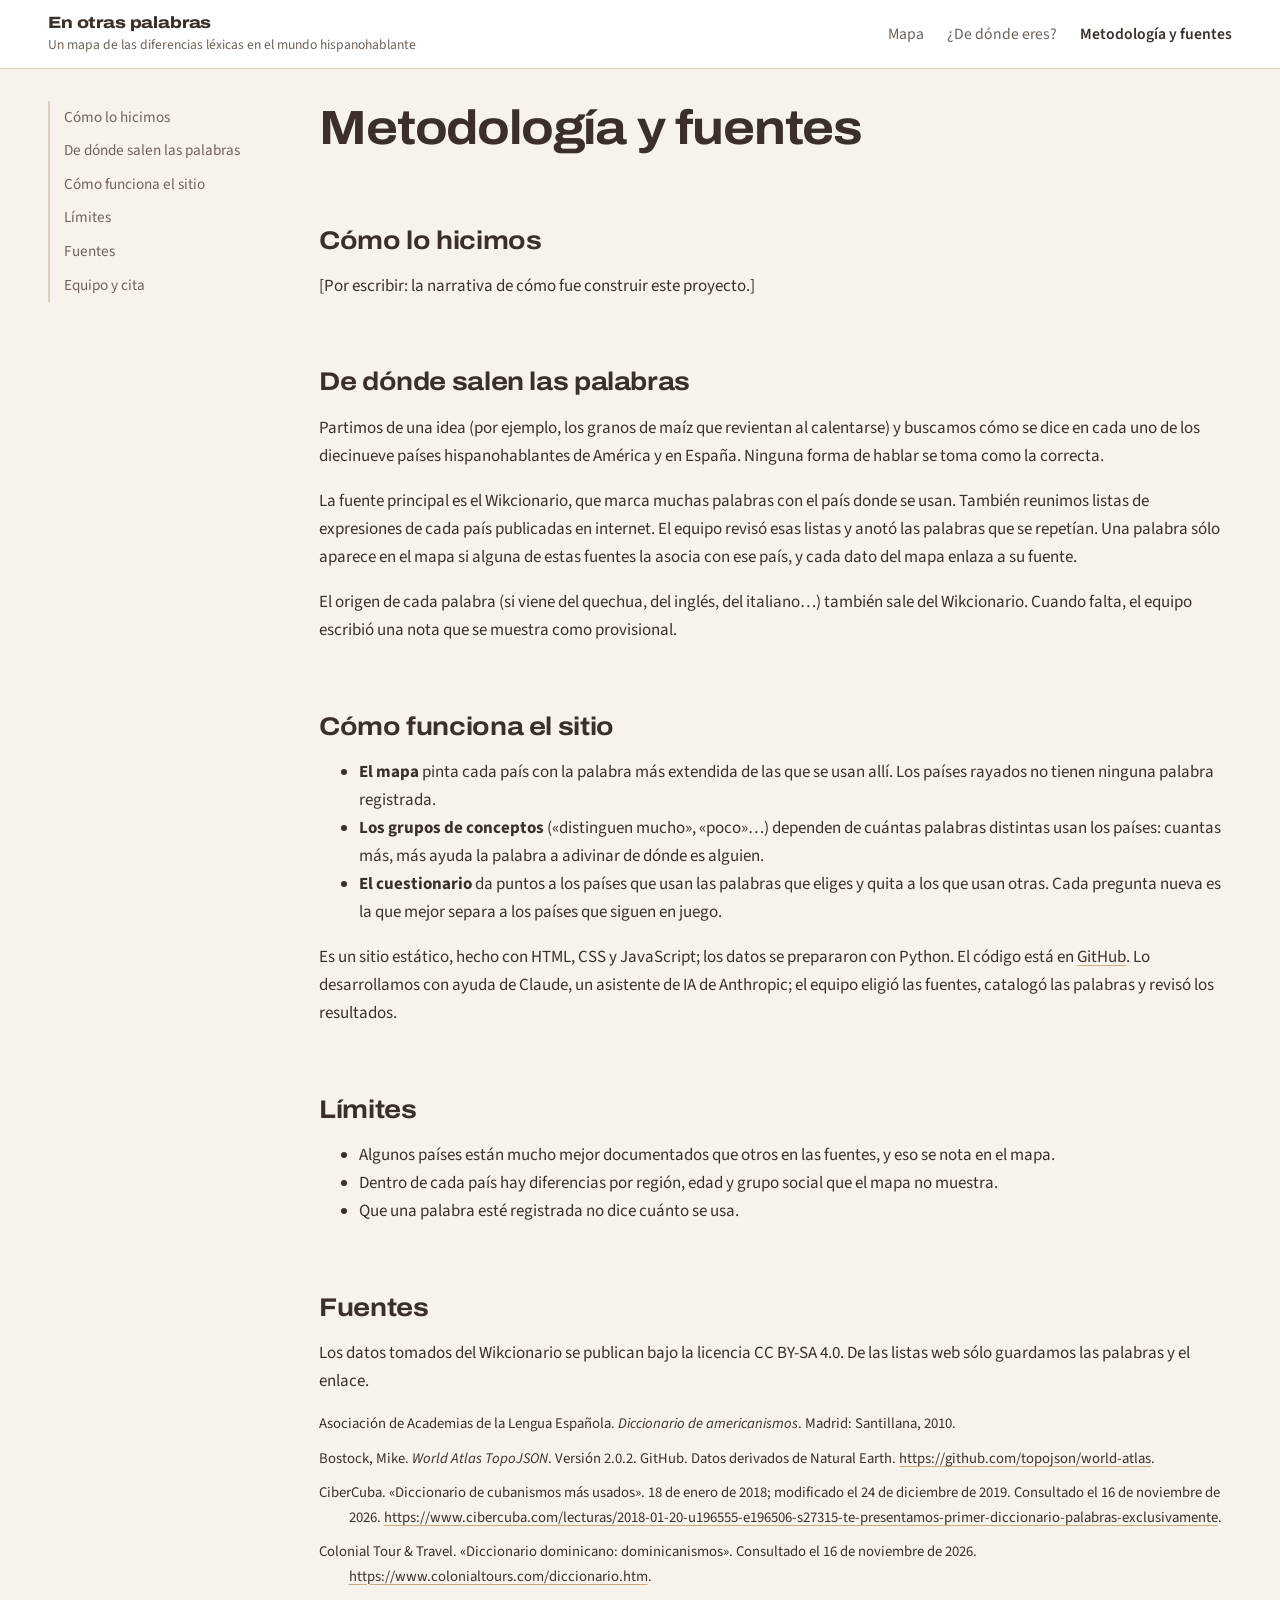
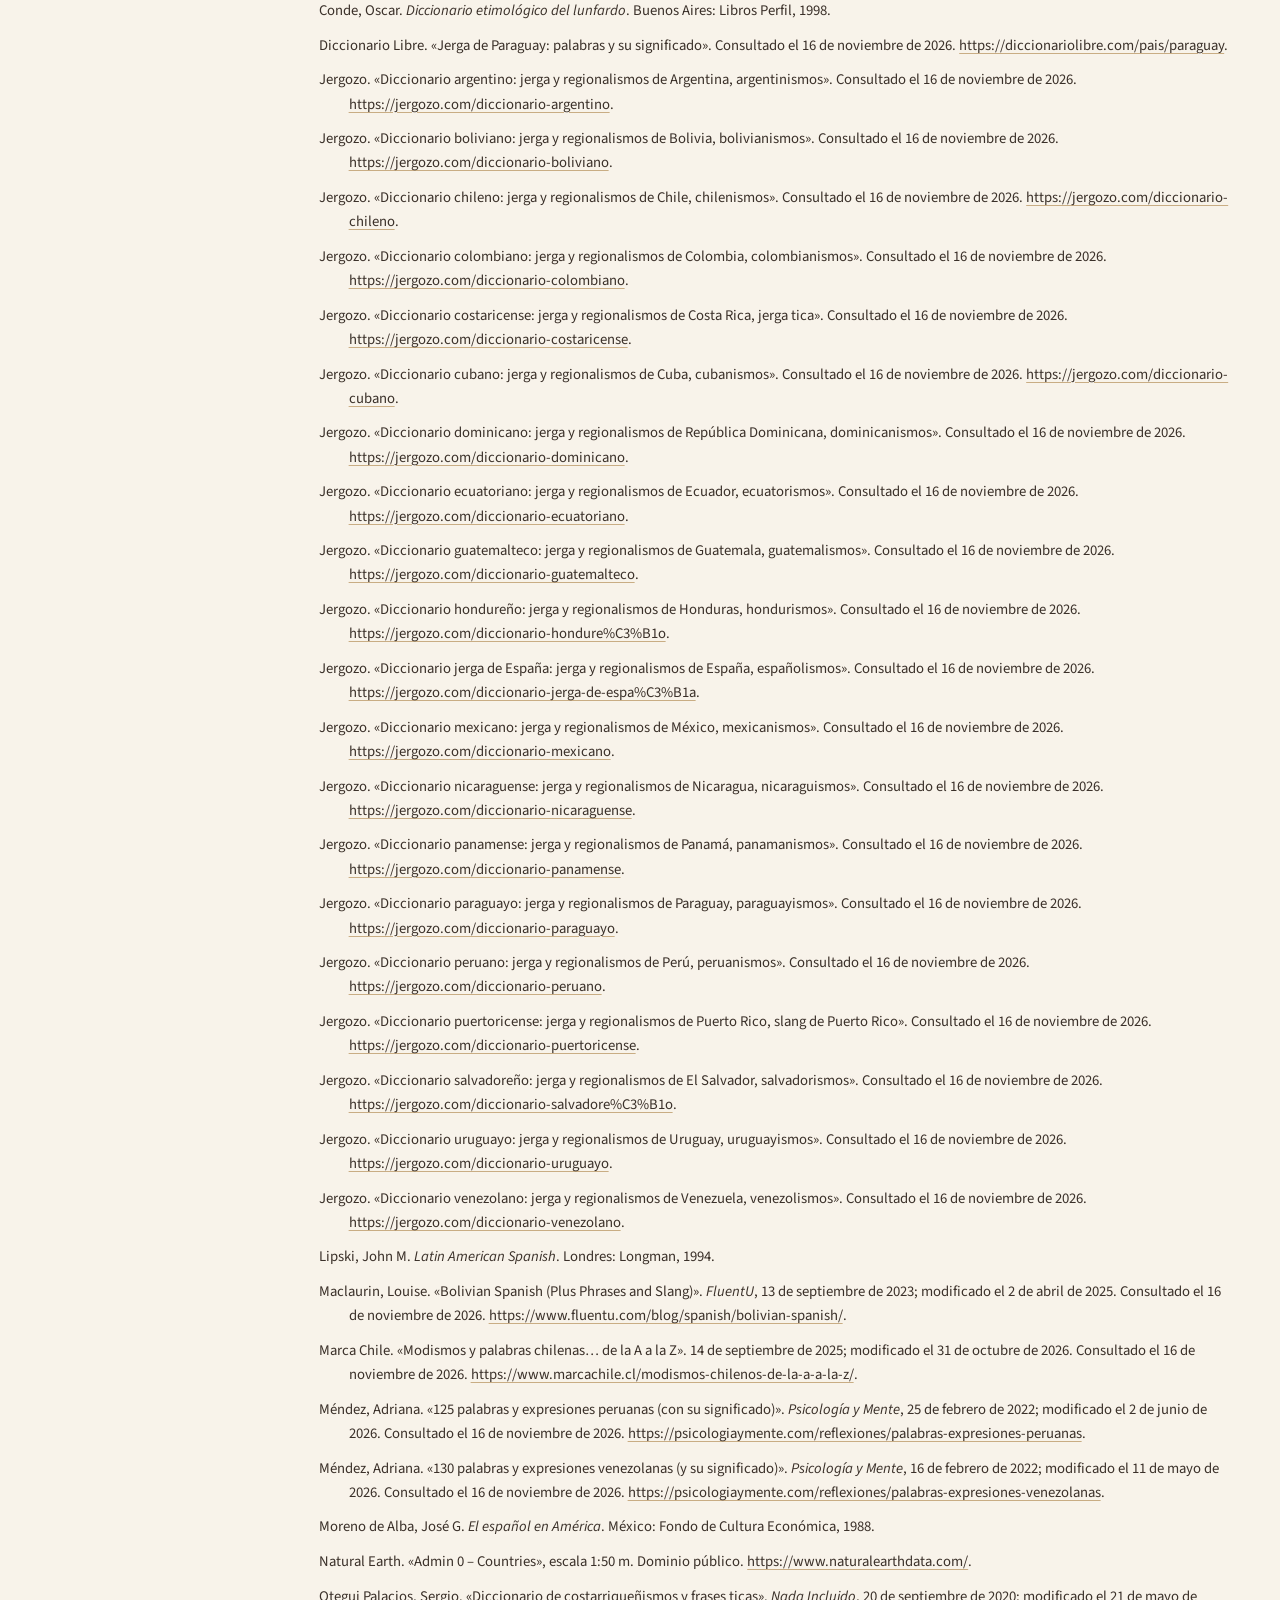
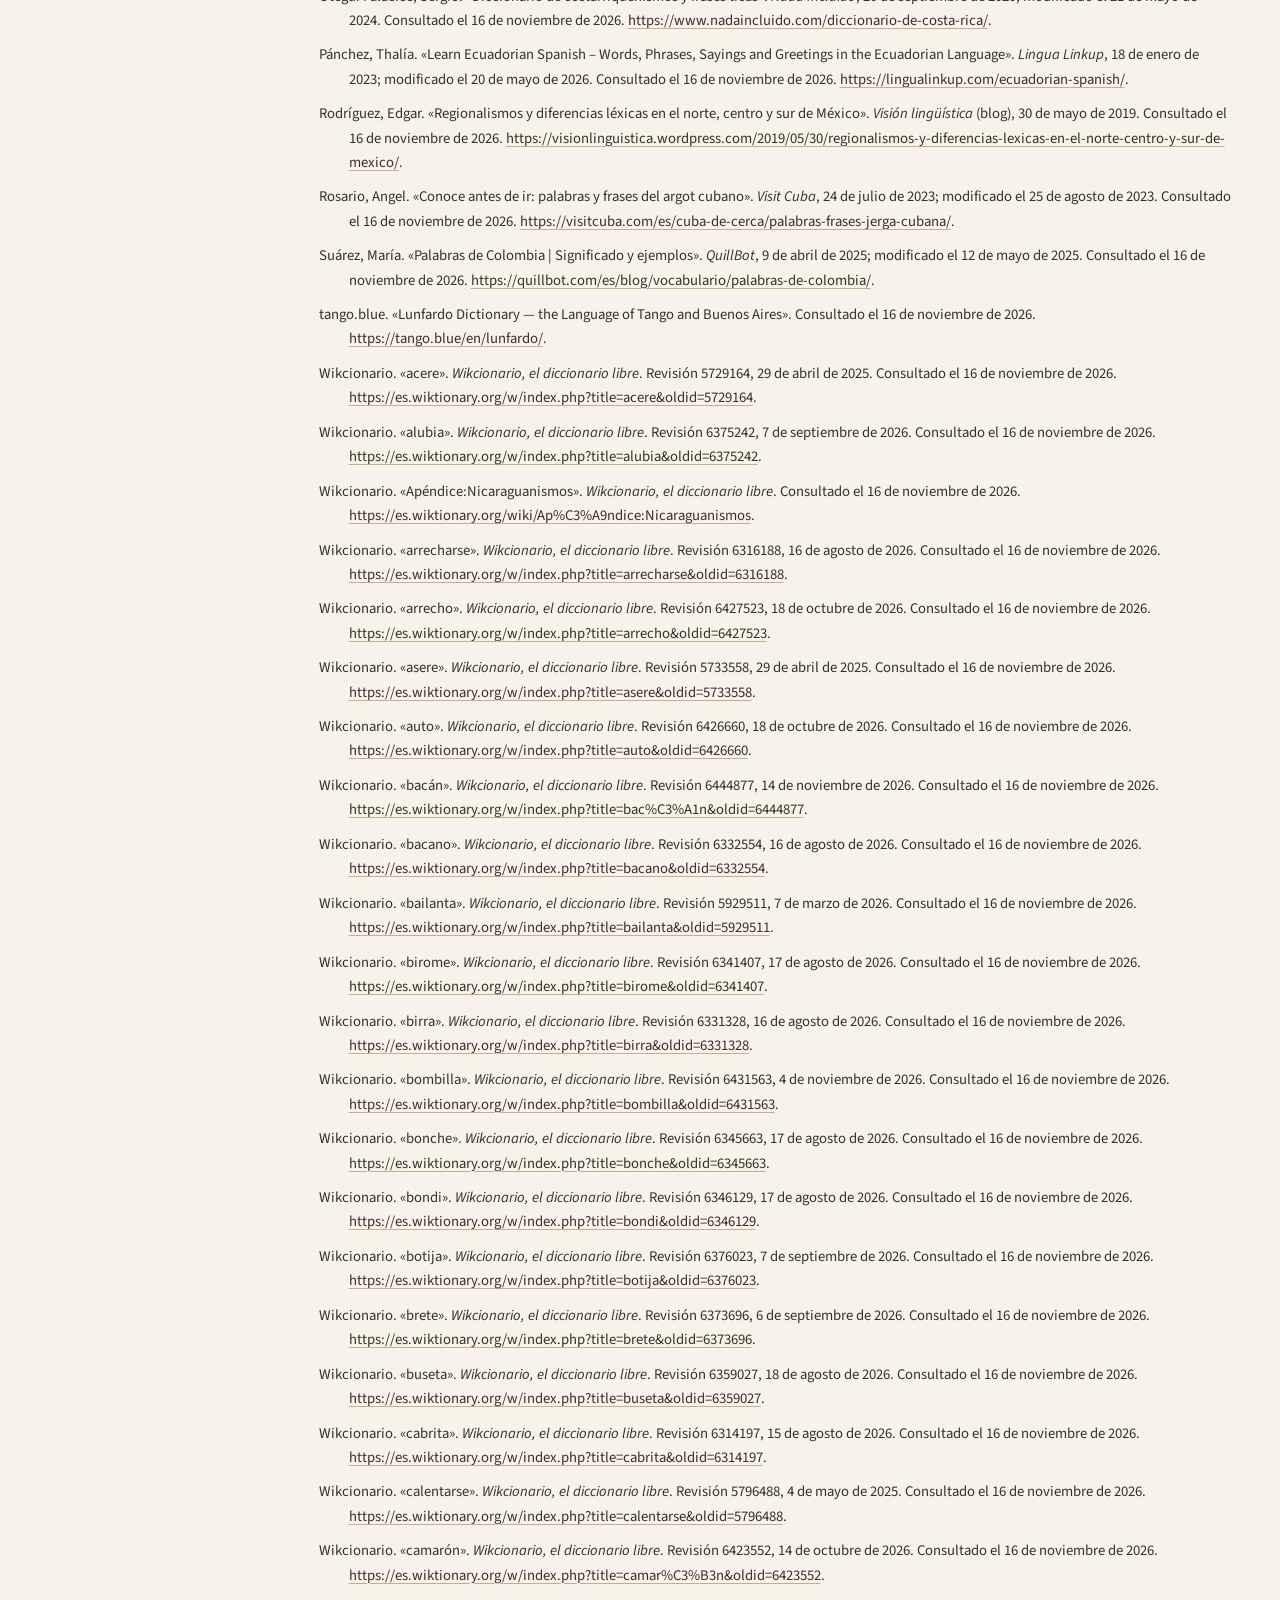
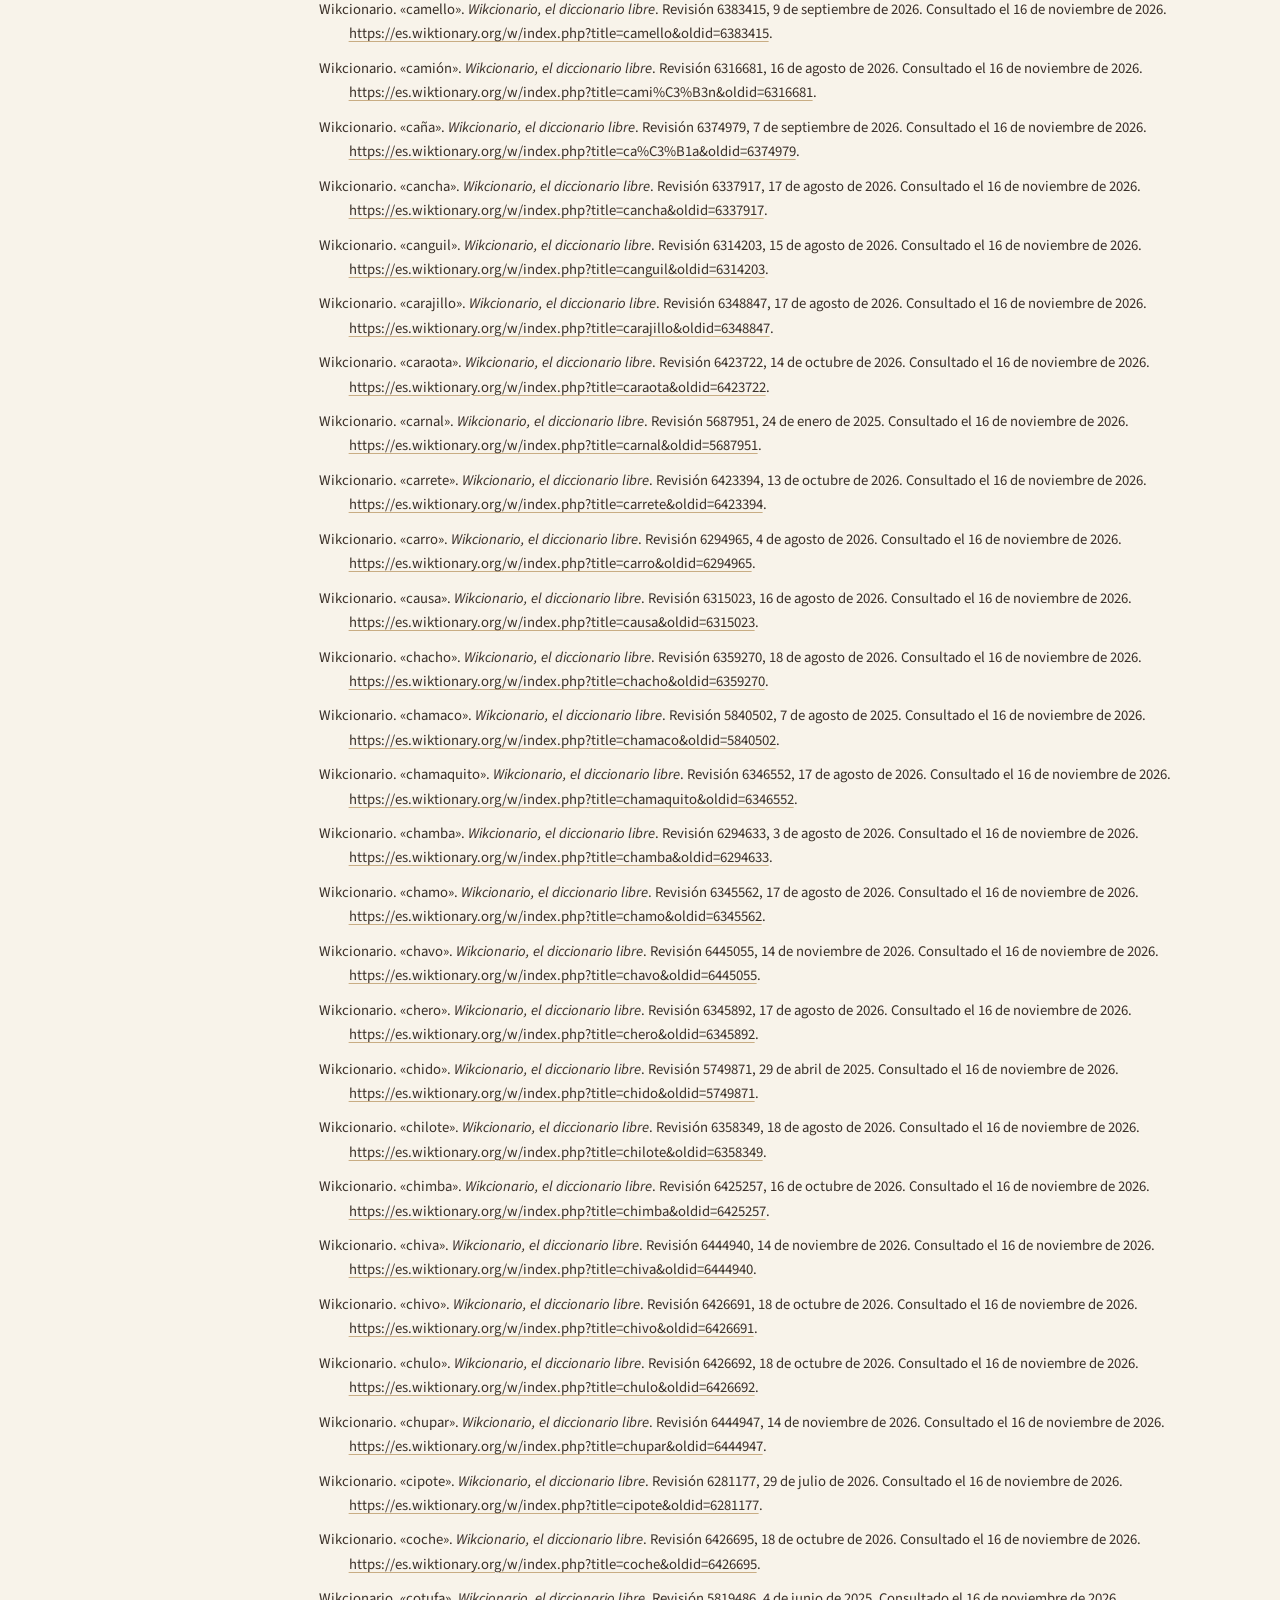
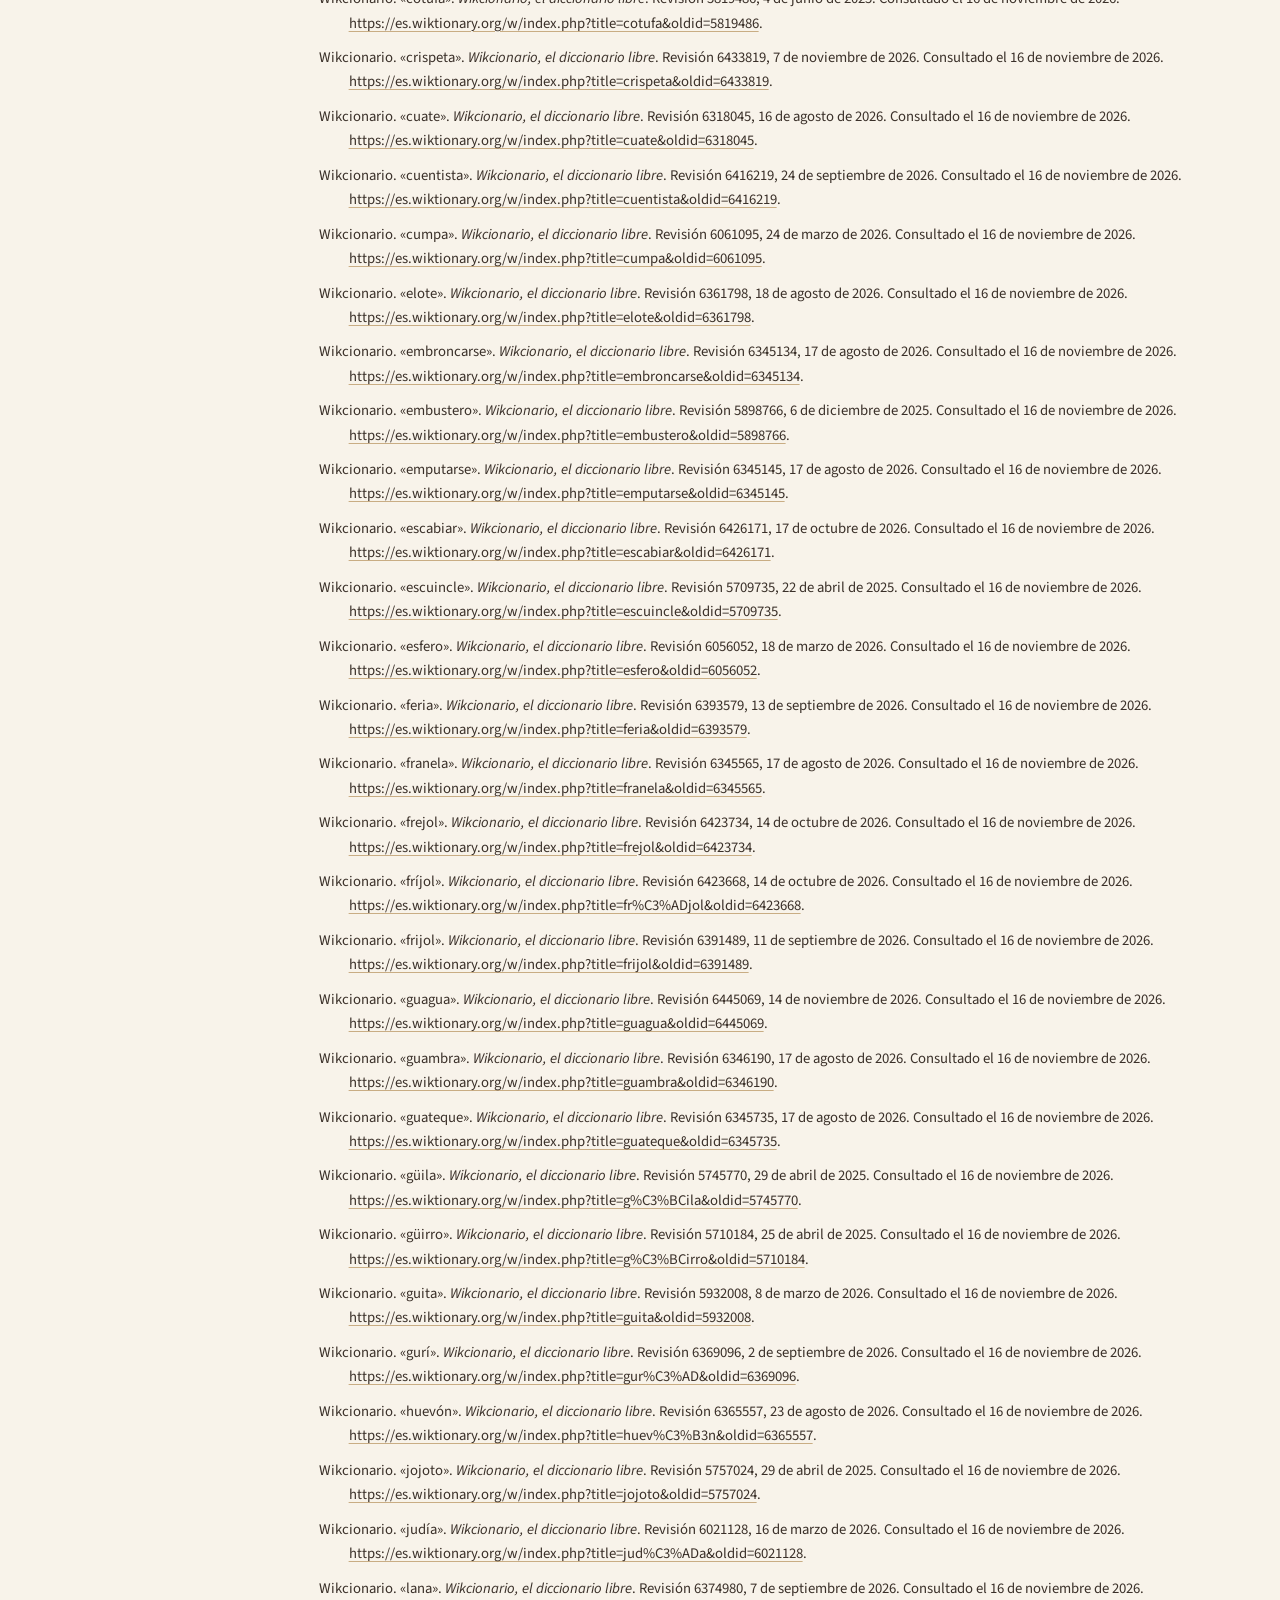
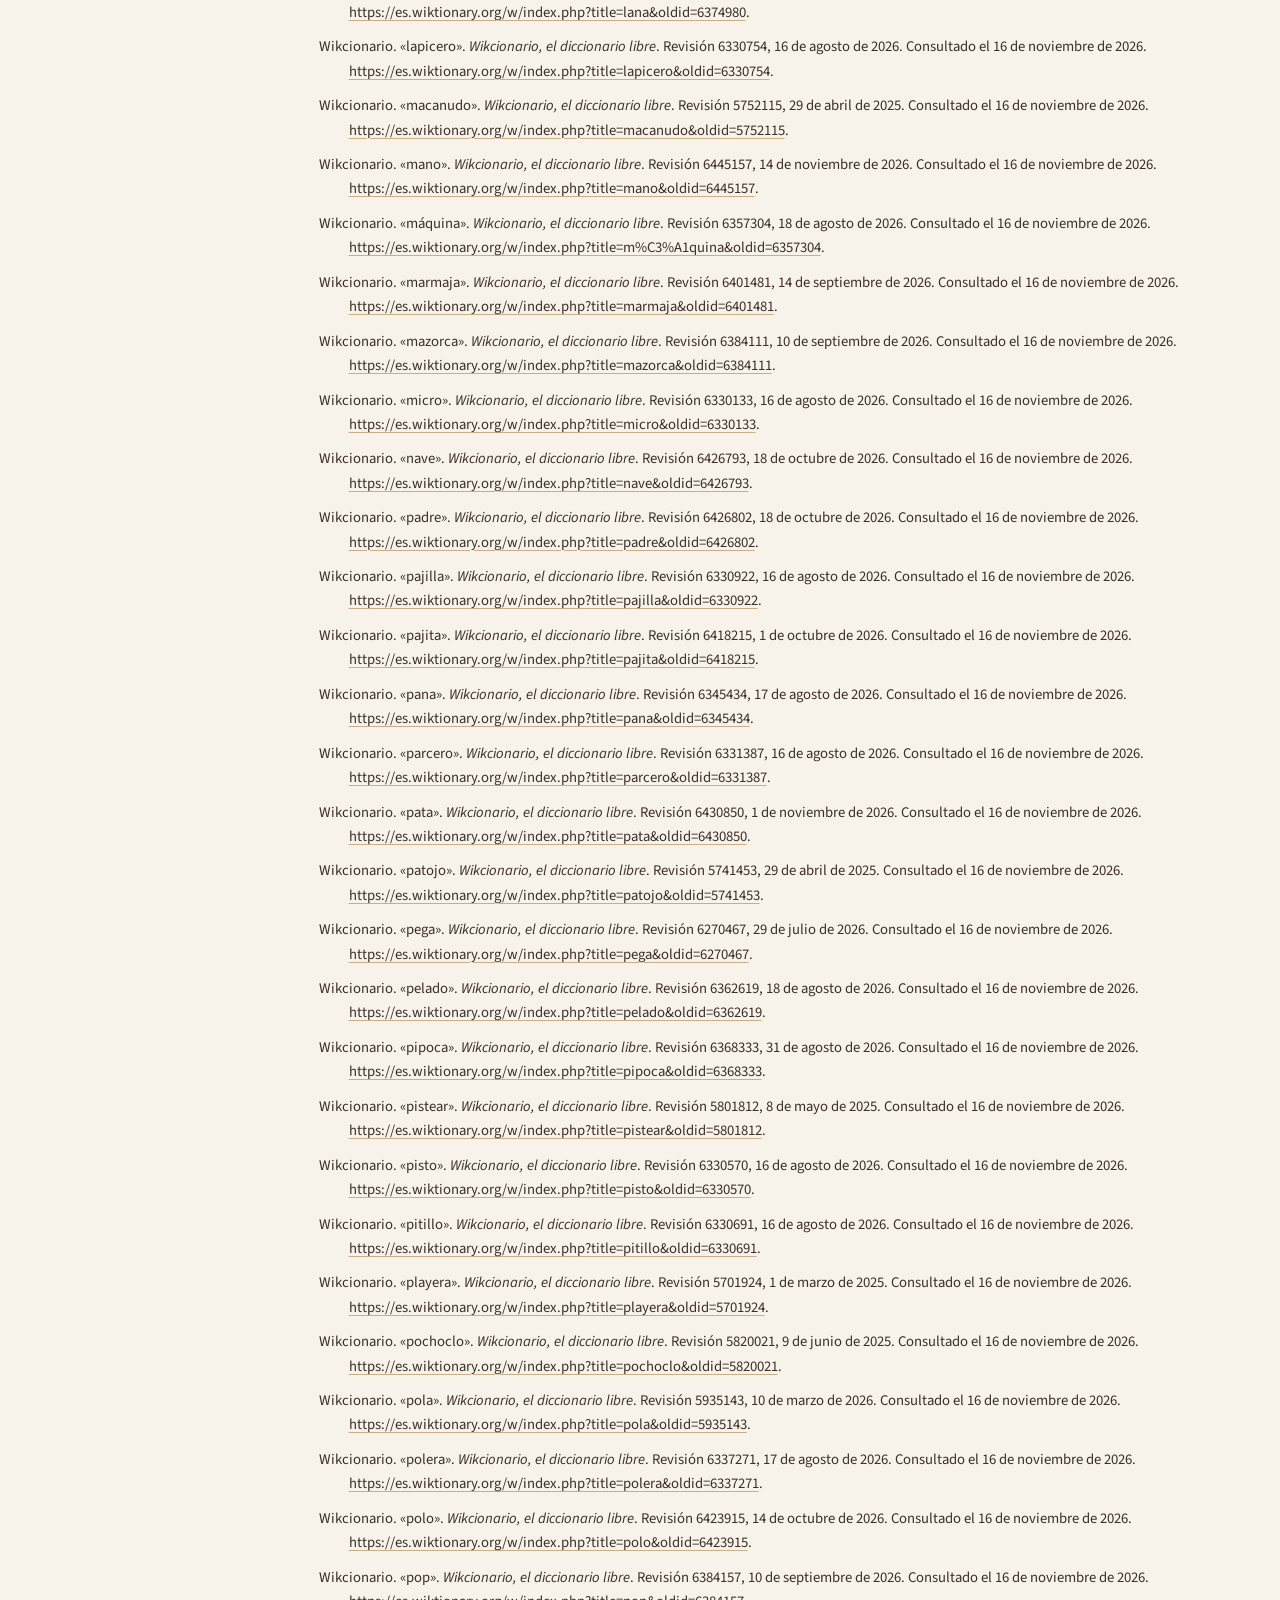
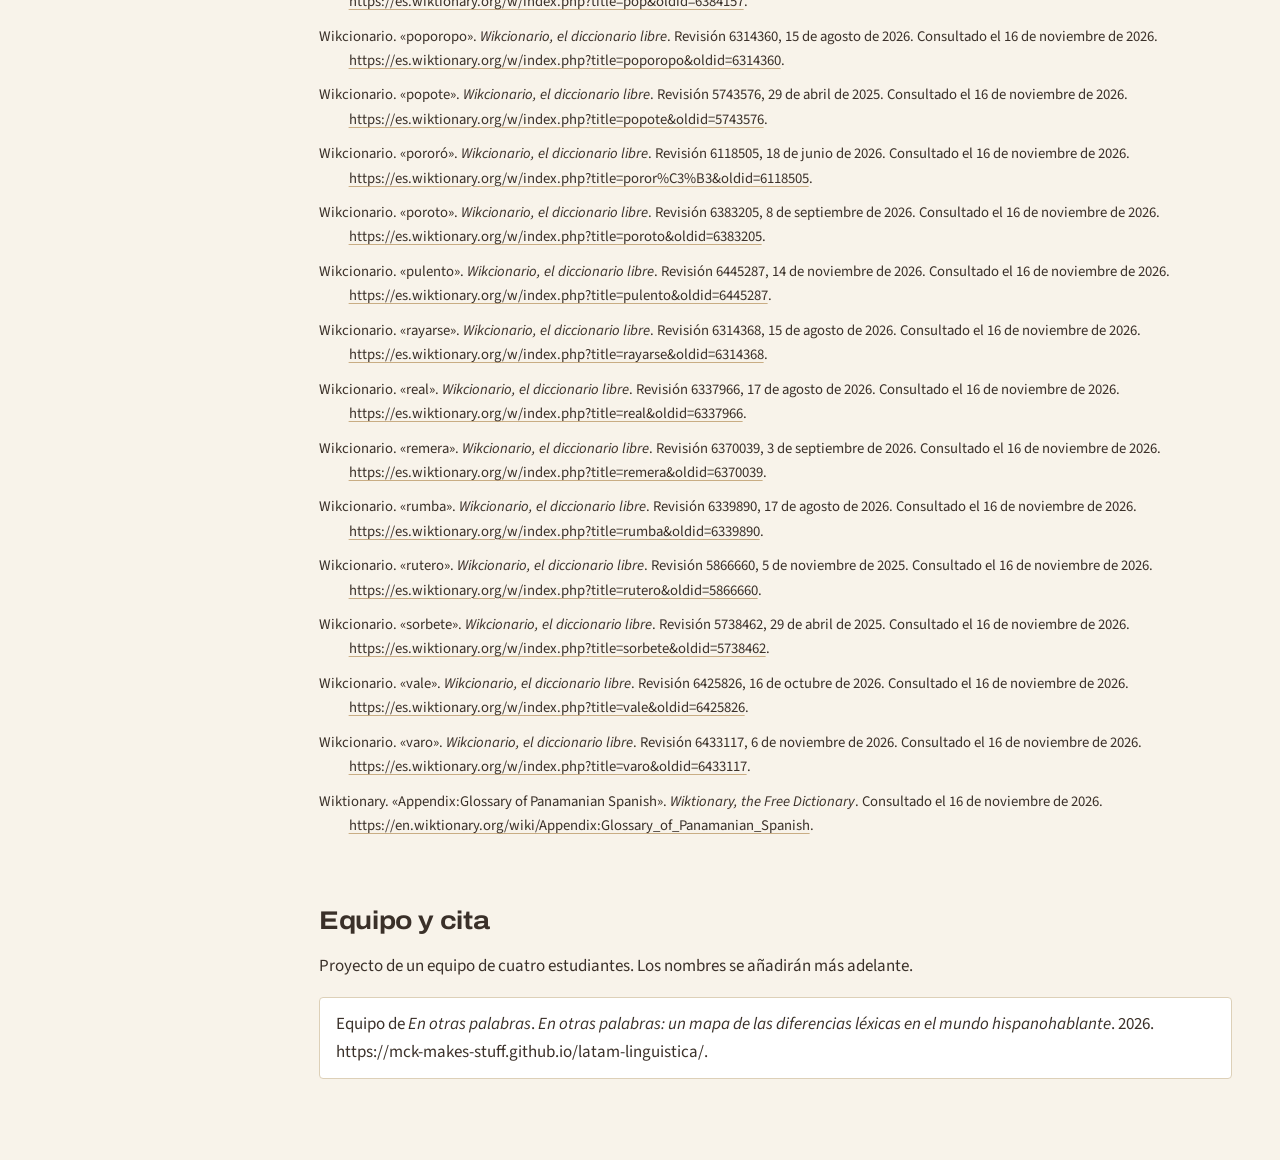
<file: acerca.html>
<!doctype html>
<html lang="es">
<head>
  <meta charset="utf-8">
  <meta name="viewport" content="width=device-width, initial-scale=1">
  <title>Metodología y fuentes · En otras palabras</title>
  <meta name="description" content="Cómo se hizo y de dónde salen los datos del mapa léxico del español.">
  <link rel="preconnect" href="https://fonts.googleapis.com">
  <link rel="preconnect" href="https://fonts.gstatic.com" crossorigin>
  <link href="https://fonts.googleapis.com/css2?family=Archivo:wdth,wght@100..125,500..800&family=Source+Sans+3:ital,wght@0,400;0,600;0,700;1,400&display=swap" rel="stylesheet">
  <link rel="icon" href="data:image/svg+xml,%3Csvg xmlns=%22http://www.w3.org/2000/svg%22 viewBox=%220 0 16 16%22%3E%3Crect width=%227%22 height=%2216%22 fill=%22%23b86f50%22/%3E%3Crect x=%229%22 width=%227%22 height=%2216%22 fill=%22%237d9a68%22/%3E%3C/svg%3E">
  <link rel="stylesheet" href="css/estilo.css">
</head>
<body>
  <header class="encabezado">
    <a class="marca" href="index.html">En otras palabras<span class="subtitulo">Un mapa de las diferencias léxicas en el mundo hispanohablante</span></a>
    <nav aria-label="Secciones">
      <a href="index.html">Mapa</a>
      <a href="quiz.html">¿De dónde eres?</a>
      <a href="acerca.html" aria-current="page">Metodología y fuentes</a>
    </nav>
  </header>

  <div class="documento">
    <nav class="indice" aria-label="Índice">
      <ol>
        <li><a href="#historia">Cómo lo hicimos</a></li>
        <li><a href="#palabras">De dónde salen las palabras</a></li>
        <li><a href="#funciona">Cómo funciona el sitio</a></li>
        <li><a href="#limites">Límites</a></li>
        <li><a href="#bibliografia">Fuentes</a></li>
        <li><a href="#cita">Equipo y cita</a></li>
      </ol>
    </nav>

    <main class="texto">
      <h1>Metodología y fuentes</h1>

      <section id="historia">
        <h2>Cómo lo hicimos</h2>
        <p>[Por escribir: la narrativa de cómo fue construir este proyecto.]</p>
      </section>

      <section id="palabras">
        <h2>De dónde salen las palabras</h2>
        <p>Partimos de una idea (por ejemplo, los granos de maíz que revientan al calentarse) y buscamos cómo se dice en cada uno de los diecinueve países hispanohablantes de América y en España. Ninguna forma de hablar se toma como la correcta.</p>
        <p>La fuente principal es el Wikcionario, que marca muchas palabras con el país donde se usan. También reunimos listas de expresiones de cada país publicadas en internet. El equipo revisó esas listas y anotó las palabras que se repetían. Una palabra sólo aparece en el mapa si alguna de estas fuentes la asocia con ese país, y cada dato del mapa enlaza a su fuente.</p>
        <p>El origen de cada palabra (si viene del quechua, del inglés, del italiano…) también sale del Wikcionario. Cuando falta, el equipo escribió una nota que se muestra como provisional.</p>
      </section>

      <section id="funciona">
        <h2>Cómo funciona el sitio</h2>
        <ul>
          <li><b>El mapa</b> pinta cada país con la palabra más extendida de las que se usan allí. Los países rayados no tienen ninguna palabra registrada.</li>
          <li><b>Los grupos de conceptos</b> («distinguen mucho», «poco»…) dependen de cuántas palabras distintas usan los países: cuantas más, más ayuda la palabra a adivinar de dónde es alguien.</li>
          <li><b>El cuestionario</b> da puntos a los países que usan las palabras que eliges y quita a los que usan otras. Cada pregunta nueva es la que mejor separa a los países que siguen en juego.</li>
        </ul>
        <p>Es un sitio estático, hecho con HTML, CSS y JavaScript; los datos se prepararon con Python. El código está en <a href="https://github.com/mck-makes-stuff/latam-linguistica">GitHub</a>. Lo desarrollamos con ayuda de Claude, un asistente de IA de Anthropic; el equipo eligió las fuentes, catalogó las palabras y revisó los resultados.</p>
      </section>

      <section id="limites">
        <h2>Límites</h2>
        <ul>
          <li>Algunos países están mucho mejor documentados que otros en las fuentes, y eso se nota en el mapa.</li>
          <li>Dentro de cada país hay diferencias por región, edad y grupo social que el mapa no muestra.</li>
          <li>Que una palabra esté registrada no dice cuánto se usa.</li>
        </ul>
      </section>

      <section id="bibliografia">
        <h2>Fuentes</h2>
        <p>Los datos tomados del Wikcionario se publican bajo la licencia CC BY-SA 4.0. De las listas web sólo guardamos las palabras y el enlace.</p>
        <!-- BIBLIOGRAFIA -->
    <ol class="biblio">
      <li>Asociación de Academias de la Lengua Española. <i>Diccionario de americanismos</i>. Madrid: Santillana, 2010.</li>
      <li>Bostock, Mike. <i>World Atlas TopoJSON</i>. Versión 2.0.2. GitHub. Datos derivados de Natural Earth. <a href="https://github.com/topojson/world-atlas">https://github.com/topojson/world-atlas</a>.</li>
      <li>CiberCuba. «Diccionario de cubanismos más usados». 18 de enero de 2018; modificado el 24 de diciembre de 2019. Consultado el 16 de noviembre de 2026. <a href="https://www.cibercuba.com/lecturas/2018-01-20-u196555-e196506-s27315-te-presentamos-primer-diccionario-palabras-exclusivamente">https://www.cibercuba.com/lecturas/2018-01-20-u196555-e196506-s27315-te-presentamos-primer-diccionario-palabras-exclusivamente</a>.</li>
      <li>Colonial Tour &amp; Travel. «Diccionario dominicano: dominicanismos». Consultado el 16 de noviembre de 2026. <a href="https://www.colonialtours.com/diccionario.htm">https://www.colonialtours.com/diccionario.htm</a>.</li>
      <li>Conde, Oscar. <i>Diccionario etimológico del lunfardo</i>. Buenos Aires: Libros Perfil, 1998.</li>
      <li>Diccionario Libre. «Jerga de Paraguay: palabras y su significado». Consultado el 16 de noviembre de 2026. <a href="https://diccionariolibre.com/pais/paraguay">https://diccionariolibre.com/pais/paraguay</a>.</li>
      <li>Jergozo. «Diccionario argentino: jerga y regionalismos de Argentina, argentinismos». Consultado el 16 de noviembre de 2026. <a href="https://jergozo.com/diccionario-argentino">https://jergozo.com/diccionario-argentino</a>.</li>
      <li>Jergozo. «Diccionario boliviano: jerga y regionalismos de Bolivia, bolivianismos». Consultado el 16 de noviembre de 2026. <a href="https://jergozo.com/diccionario-boliviano">https://jergozo.com/diccionario-boliviano</a>.</li>
      <li>Jergozo. «Diccionario chileno: jerga y regionalismos de Chile, chilenismos». Consultado el 16 de noviembre de 2026. <a href="https://jergozo.com/diccionario-chileno">https://jergozo.com/diccionario-chileno</a>.</li>
      <li>Jergozo. «Diccionario colombiano: jerga y regionalismos de Colombia, colombianismos». Consultado el 16 de noviembre de 2026. <a href="https://jergozo.com/diccionario-colombiano">https://jergozo.com/diccionario-colombiano</a>.</li>
      <li>Jergozo. «Diccionario costaricense: jerga y regionalismos de Costa Rica, jerga tica». Consultado el 16 de noviembre de 2026. <a href="https://jergozo.com/diccionario-costaricense">https://jergozo.com/diccionario-costaricense</a>.</li>
      <li>Jergozo. «Diccionario cubano: jerga y regionalismos de Cuba, cubanismos». Consultado el 16 de noviembre de 2026. <a href="https://jergozo.com/diccionario-cubano">https://jergozo.com/diccionario-cubano</a>.</li>
      <li>Jergozo. «Diccionario dominicano: jerga y regionalismos de República Dominicana, dominicanismos». Consultado el 16 de noviembre de 2026. <a href="https://jergozo.com/diccionario-dominicano">https://jergozo.com/diccionario-dominicano</a>.</li>
      <li>Jergozo. «Diccionario ecuatoriano: jerga y regionalismos de Ecuador, ecuatorismos». Consultado el 16 de noviembre de 2026. <a href="https://jergozo.com/diccionario-ecuatoriano">https://jergozo.com/diccionario-ecuatoriano</a>.</li>
      <li>Jergozo. «Diccionario guatemalteco: jerga y regionalismos de Guatemala, guatemalismos». Consultado el 16 de noviembre de 2026. <a href="https://jergozo.com/diccionario-guatemalteco">https://jergozo.com/diccionario-guatemalteco</a>.</li>
      <li>Jergozo. «Diccionario hondureño: jerga y regionalismos de Honduras, hondurismos». Consultado el 16 de noviembre de 2026. <a href="https://jergozo.com/diccionario-hondure%C3%B1o">https://jergozo.com/diccionario-hondure%C3%B1o</a>.</li>
      <li>Jergozo. «Diccionario jerga de España: jerga y regionalismos de España, españolismos». Consultado el 16 de noviembre de 2026. <a href="https://jergozo.com/diccionario-jerga-de-espa%C3%B1a">https://jergozo.com/diccionario-jerga-de-espa%C3%B1a</a>.</li>
      <li>Jergozo. «Diccionario mexicano: jerga y regionalismos de México, mexicanismos». Consultado el 16 de noviembre de 2026. <a href="https://jergozo.com/diccionario-mexicano">https://jergozo.com/diccionario-mexicano</a>.</li>
      <li>Jergozo. «Diccionario nicaraguense: jerga y regionalismos de Nicaragua, nicaraguismos». Consultado el 16 de noviembre de 2026. <a href="https://jergozo.com/diccionario-nicaraguense">https://jergozo.com/diccionario-nicaraguense</a>.</li>
      <li>Jergozo. «Diccionario panamense: jerga y regionalismos de Panamá, panamanismos». Consultado el 16 de noviembre de 2026. <a href="https://jergozo.com/diccionario-panamense">https://jergozo.com/diccionario-panamense</a>.</li>
      <li>Jergozo. «Diccionario paraguayo: jerga y regionalismos de Paraguay, paraguayismos». Consultado el 16 de noviembre de 2026. <a href="https://jergozo.com/diccionario-paraguayo">https://jergozo.com/diccionario-paraguayo</a>.</li>
      <li>Jergozo. «Diccionario peruano: jerga y regionalismos de Perú, peruanismos». Consultado el 16 de noviembre de 2026. <a href="https://jergozo.com/diccionario-peruano">https://jergozo.com/diccionario-peruano</a>.</li>
      <li>Jergozo. «Diccionario puertoricense: jerga y regionalismos de Puerto Rico, slang de Puerto Rico». Consultado el 16 de noviembre de 2026. <a href="https://jergozo.com/diccionario-puertoricense">https://jergozo.com/diccionario-puertoricense</a>.</li>
      <li>Jergozo. «Diccionario salvadoreño: jerga y regionalismos de El Salvador, salvadorismos». Consultado el 16 de noviembre de 2026. <a href="https://jergozo.com/diccionario-salvadore%C3%B1o">https://jergozo.com/diccionario-salvadore%C3%B1o</a>.</li>
      <li>Jergozo. «Diccionario uruguayo: jerga y regionalismos de Uruguay, uruguayismos». Consultado el 16 de noviembre de 2026. <a href="https://jergozo.com/diccionario-uruguayo">https://jergozo.com/diccionario-uruguayo</a>.</li>
      <li>Jergozo. «Diccionario venezolano: jerga y regionalismos de Venezuela, venezolismos». Consultado el 16 de noviembre de 2026. <a href="https://jergozo.com/diccionario-venezolano">https://jergozo.com/diccionario-venezolano</a>.</li>
      <li>Lipski, John M. <i>Latin American Spanish</i>. Londres: Longman, 1994.</li>
      <li>Maclaurin, Louise. «Bolivian Spanish (Plus Phrases and Slang)». <i>FluentU</i>, 13 de septiembre de 2023; modificado el 2 de abril de 2025. Consultado el 16 de noviembre de 2026. <a href="https://www.fluentu.com/blog/spanish/bolivian-spanish/">https://www.fluentu.com/blog/spanish/bolivian-spanish/</a>.</li>
      <li>Marca Chile. «Modismos y palabras chilenas… de la A a la Z». 14 de septiembre de 2025; modificado el 31 de octubre de 2026. Consultado el 16 de noviembre de 2026. <a href="https://www.marcachile.cl/modismos-chilenos-de-la-a-a-la-z/">https://www.marcachile.cl/modismos-chilenos-de-la-a-a-la-z/</a>.</li>
      <li>Méndez, Adriana. «125 palabras y expresiones peruanas (con su significado)». <i>Psicología y Mente</i>, 25 de febrero de 2022; modificado el 2 de junio de 2026. Consultado el 16 de noviembre de 2026. <a href="https://psicologiaymente.com/reflexiones/palabras-expresiones-peruanas">https://psicologiaymente.com/reflexiones/palabras-expresiones-peruanas</a>.</li>
      <li>Méndez, Adriana. «130 palabras y expresiones venezolanas (y su significado)». <i>Psicología y Mente</i>, 16 de febrero de 2022; modificado el 11 de mayo de 2026. Consultado el 16 de noviembre de 2026. <a href="https://psicologiaymente.com/reflexiones/palabras-expresiones-venezolanas">https://psicologiaymente.com/reflexiones/palabras-expresiones-venezolanas</a>.</li>
      <li>Moreno de Alba, José G. <i>El español en América</i>. México: Fondo de Cultura Económica, 1988.</li>
      <li>Natural Earth. «Admin 0 – Countries», escala 1:50 m. Dominio público. <a href="https://www.naturalearthdata.com/">https://www.naturalearthdata.com/</a>.</li>
      <li>Otegui Palacios, Sergio. «Diccionario de costarriqueñismos y frases ticas». <i>Nada Incluido</i>, 20 de septiembre de 2020; modificado el 21 de mayo de 2024. Consultado el 16 de noviembre de 2026. <a href="https://www.nadaincluido.com/diccionario-de-costa-rica/">https://www.nadaincluido.com/diccionario-de-costa-rica/</a>.</li>
      <li>Pánchez, Thalía. «Learn Ecuadorian Spanish – Words, Phrases, Sayings and Greetings in the Ecuadorian Language». <i>Lingua Linkup</i>, 18 de enero de 2023; modificado el 20 de mayo de 2026. Consultado el 16 de noviembre de 2026. <a href="https://lingualinkup.com/ecuadorian-spanish/">https://lingualinkup.com/ecuadorian-spanish/</a>.</li>
      <li>Rodríguez, Edgar. «Regionalismos y diferencias léxicas en el norte, centro y sur de México». <i>Visión lingüística</i> (blog), 30 de mayo de 2019. Consultado el 16 de noviembre de 2026. <a href="https://visionlinguistica.wordpress.com/2019/05/30/regionalismos-y-diferencias-lexicas-en-el-norte-centro-y-sur-de-mexico/">https://visionlinguistica.wordpress.com/2019/05/30/regionalismos-y-diferencias-lexicas-en-el-norte-centro-y-sur-de-mexico/</a>.</li>
      <li>Rosario, Angel. «Conoce antes de ir: palabras y frases del argot cubano». <i>Visit Cuba</i>, 24 de julio de 2023; modificado el 25 de agosto de 2023. Consultado el 16 de noviembre de 2026. <a href="https://visitcuba.com/es/cuba-de-cerca/palabras-frases-jerga-cubana/">https://visitcuba.com/es/cuba-de-cerca/palabras-frases-jerga-cubana/</a>.</li>
      <li>Suárez, María. «Palabras de Colombia | Significado y ejemplos». <i>QuillBot</i>, 9 de abril de 2025; modificado el 12 de mayo de 2025. Consultado el 16 de noviembre de 2026. <a href="https://quillbot.com/es/blog/vocabulario/palabras-de-colombia/">https://quillbot.com/es/blog/vocabulario/palabras-de-colombia/</a>.</li>
      <li>tango.blue. «Lunfardo Dictionary — the Language of Tango and Buenos Aires». Consultado el 16 de noviembre de 2026. <a href="https://tango.blue/en/lunfardo/">https://tango.blue/en/lunfardo/</a>.</li>
      <li>Wikcionario. «acere». <i>Wikcionario, el diccionario libre</i>. Revisión 5729164, 29 de abril de 2025. Consultado el 16 de noviembre de 2026. <a href="https://es.wiktionary.org/w/index.php?title=acere&amp;oldid=5729164">https://es.wiktionary.org/w/index.php?title=acere&amp;oldid=5729164</a>.</li>
      <li>Wikcionario. «alubia». <i>Wikcionario, el diccionario libre</i>. Revisión 6375242, 7 de septiembre de 2026. Consultado el 16 de noviembre de 2026. <a href="https://es.wiktionary.org/w/index.php?title=alubia&amp;oldid=6375242">https://es.wiktionary.org/w/index.php?title=alubia&amp;oldid=6375242</a>.</li>
      <li>Wikcionario. «Apéndice:Nicaraguanismos». <i>Wikcionario, el diccionario libre</i>. Consultado el 16 de noviembre de 2026. <a href="https://es.wiktionary.org/wiki/Ap%C3%A9ndice:Nicaraguanismos">https://es.wiktionary.org/wiki/Ap%C3%A9ndice:Nicaraguanismos</a>.</li>
      <li>Wikcionario. «arrecharse». <i>Wikcionario, el diccionario libre</i>. Revisión 6316188, 16 de agosto de 2026. Consultado el 16 de noviembre de 2026. <a href="https://es.wiktionary.org/w/index.php?title=arrecharse&amp;oldid=6316188">https://es.wiktionary.org/w/index.php?title=arrecharse&amp;oldid=6316188</a>.</li>
      <li>Wikcionario. «arrecho». <i>Wikcionario, el diccionario libre</i>. Revisión 6427523, 18 de octubre de 2026. Consultado el 16 de noviembre de 2026. <a href="https://es.wiktionary.org/w/index.php?title=arrecho&amp;oldid=6427523">https://es.wiktionary.org/w/index.php?title=arrecho&amp;oldid=6427523</a>.</li>
      <li>Wikcionario. «asere». <i>Wikcionario, el diccionario libre</i>. Revisión 5733558, 29 de abril de 2025. Consultado el 16 de noviembre de 2026. <a href="https://es.wiktionary.org/w/index.php?title=asere&amp;oldid=5733558">https://es.wiktionary.org/w/index.php?title=asere&amp;oldid=5733558</a>.</li>
      <li>Wikcionario. «auto». <i>Wikcionario, el diccionario libre</i>. Revisión 6426660, 18 de octubre de 2026. Consultado el 16 de noviembre de 2026. <a href="https://es.wiktionary.org/w/index.php?title=auto&amp;oldid=6426660">https://es.wiktionary.org/w/index.php?title=auto&amp;oldid=6426660</a>.</li>
      <li>Wikcionario. «bacán». <i>Wikcionario, el diccionario libre</i>. Revisión 6444877, 14 de noviembre de 2026. Consultado el 16 de noviembre de 2026. <a href="https://es.wiktionary.org/w/index.php?title=bac%C3%A1n&amp;oldid=6444877">https://es.wiktionary.org/w/index.php?title=bac%C3%A1n&amp;oldid=6444877</a>.</li>
      <li>Wikcionario. «bacano». <i>Wikcionario, el diccionario libre</i>. Revisión 6332554, 16 de agosto de 2026. Consultado el 16 de noviembre de 2026. <a href="https://es.wiktionary.org/w/index.php?title=bacano&amp;oldid=6332554">https://es.wiktionary.org/w/index.php?title=bacano&amp;oldid=6332554</a>.</li>
      <li>Wikcionario. «bailanta». <i>Wikcionario, el diccionario libre</i>. Revisión 5929511, 7 de marzo de 2026. Consultado el 16 de noviembre de 2026. <a href="https://es.wiktionary.org/w/index.php?title=bailanta&amp;oldid=5929511">https://es.wiktionary.org/w/index.php?title=bailanta&amp;oldid=5929511</a>.</li>
      <li>Wikcionario. «birome». <i>Wikcionario, el diccionario libre</i>. Revisión 6341407, 17 de agosto de 2026. Consultado el 16 de noviembre de 2026. <a href="https://es.wiktionary.org/w/index.php?title=birome&amp;oldid=6341407">https://es.wiktionary.org/w/index.php?title=birome&amp;oldid=6341407</a>.</li>
      <li>Wikcionario. «birra». <i>Wikcionario, el diccionario libre</i>. Revisión 6331328, 16 de agosto de 2026. Consultado el 16 de noviembre de 2026. <a href="https://es.wiktionary.org/w/index.php?title=birra&amp;oldid=6331328">https://es.wiktionary.org/w/index.php?title=birra&amp;oldid=6331328</a>.</li>
      <li>Wikcionario. «bombilla». <i>Wikcionario, el diccionario libre</i>. Revisión 6431563, 4 de noviembre de 2026. Consultado el 16 de noviembre de 2026. <a href="https://es.wiktionary.org/w/index.php?title=bombilla&amp;oldid=6431563">https://es.wiktionary.org/w/index.php?title=bombilla&amp;oldid=6431563</a>.</li>
      <li>Wikcionario. «bonche». <i>Wikcionario, el diccionario libre</i>. Revisión 6345663, 17 de agosto de 2026. Consultado el 16 de noviembre de 2026. <a href="https://es.wiktionary.org/w/index.php?title=bonche&amp;oldid=6345663">https://es.wiktionary.org/w/index.php?title=bonche&amp;oldid=6345663</a>.</li>
      <li>Wikcionario. «bondi». <i>Wikcionario, el diccionario libre</i>. Revisión 6346129, 17 de agosto de 2026. Consultado el 16 de noviembre de 2026. <a href="https://es.wiktionary.org/w/index.php?title=bondi&amp;oldid=6346129">https://es.wiktionary.org/w/index.php?title=bondi&amp;oldid=6346129</a>.</li>
      <li>Wikcionario. «botija». <i>Wikcionario, el diccionario libre</i>. Revisión 6376023, 7 de septiembre de 2026. Consultado el 16 de noviembre de 2026. <a href="https://es.wiktionary.org/w/index.php?title=botija&amp;oldid=6376023">https://es.wiktionary.org/w/index.php?title=botija&amp;oldid=6376023</a>.</li>
      <li>Wikcionario. «brete». <i>Wikcionario, el diccionario libre</i>. Revisión 6373696, 6 de septiembre de 2026. Consultado el 16 de noviembre de 2026. <a href="https://es.wiktionary.org/w/index.php?title=brete&amp;oldid=6373696">https://es.wiktionary.org/w/index.php?title=brete&amp;oldid=6373696</a>.</li>
      <li>Wikcionario. «buseta». <i>Wikcionario, el diccionario libre</i>. Revisión 6359027, 18 de agosto de 2026. Consultado el 16 de noviembre de 2026. <a href="https://es.wiktionary.org/w/index.php?title=buseta&amp;oldid=6359027">https://es.wiktionary.org/w/index.php?title=buseta&amp;oldid=6359027</a>.</li>
      <li>Wikcionario. «cabrita». <i>Wikcionario, el diccionario libre</i>. Revisión 6314197, 15 de agosto de 2026. Consultado el 16 de noviembre de 2026. <a href="https://es.wiktionary.org/w/index.php?title=cabrita&amp;oldid=6314197">https://es.wiktionary.org/w/index.php?title=cabrita&amp;oldid=6314197</a>.</li>
      <li>Wikcionario. «calentarse». <i>Wikcionario, el diccionario libre</i>. Revisión 5796488, 4 de mayo de 2025. Consultado el 16 de noviembre de 2026. <a href="https://es.wiktionary.org/w/index.php?title=calentarse&amp;oldid=5796488">https://es.wiktionary.org/w/index.php?title=calentarse&amp;oldid=5796488</a>.</li>
      <li>Wikcionario. «camarón». <i>Wikcionario, el diccionario libre</i>. Revisión 6423552, 14 de octubre de 2026. Consultado el 16 de noviembre de 2026. <a href="https://es.wiktionary.org/w/index.php?title=camar%C3%B3n&amp;oldid=6423552">https://es.wiktionary.org/w/index.php?title=camar%C3%B3n&amp;oldid=6423552</a>.</li>
      <li>Wikcionario. «camello». <i>Wikcionario, el diccionario libre</i>. Revisión 6383415, 9 de septiembre de 2026. Consultado el 16 de noviembre de 2026. <a href="https://es.wiktionary.org/w/index.php?title=camello&amp;oldid=6383415">https://es.wiktionary.org/w/index.php?title=camello&amp;oldid=6383415</a>.</li>
      <li>Wikcionario. «camión». <i>Wikcionario, el diccionario libre</i>. Revisión 6316681, 16 de agosto de 2026. Consultado el 16 de noviembre de 2026. <a href="https://es.wiktionary.org/w/index.php?title=cami%C3%B3n&amp;oldid=6316681">https://es.wiktionary.org/w/index.php?title=cami%C3%B3n&amp;oldid=6316681</a>.</li>
      <li>Wikcionario. «caña». <i>Wikcionario, el diccionario libre</i>. Revisión 6374979, 7 de septiembre de 2026. Consultado el 16 de noviembre de 2026. <a href="https://es.wiktionary.org/w/index.php?title=ca%C3%B1a&amp;oldid=6374979">https://es.wiktionary.org/w/index.php?title=ca%C3%B1a&amp;oldid=6374979</a>.</li>
      <li>Wikcionario. «cancha». <i>Wikcionario, el diccionario libre</i>. Revisión 6337917, 17 de agosto de 2026. Consultado el 16 de noviembre de 2026. <a href="https://es.wiktionary.org/w/index.php?title=cancha&amp;oldid=6337917">https://es.wiktionary.org/w/index.php?title=cancha&amp;oldid=6337917</a>.</li>
      <li>Wikcionario. «canguil». <i>Wikcionario, el diccionario libre</i>. Revisión 6314203, 15 de agosto de 2026. Consultado el 16 de noviembre de 2026. <a href="https://es.wiktionary.org/w/index.php?title=canguil&amp;oldid=6314203">https://es.wiktionary.org/w/index.php?title=canguil&amp;oldid=6314203</a>.</li>
      <li>Wikcionario. «carajillo». <i>Wikcionario, el diccionario libre</i>. Revisión 6348847, 17 de agosto de 2026. Consultado el 16 de noviembre de 2026. <a href="https://es.wiktionary.org/w/index.php?title=carajillo&amp;oldid=6348847">https://es.wiktionary.org/w/index.php?title=carajillo&amp;oldid=6348847</a>.</li>
      <li>Wikcionario. «caraota». <i>Wikcionario, el diccionario libre</i>. Revisión 6423722, 14 de octubre de 2026. Consultado el 16 de noviembre de 2026. <a href="https://es.wiktionary.org/w/index.php?title=caraota&amp;oldid=6423722">https://es.wiktionary.org/w/index.php?title=caraota&amp;oldid=6423722</a>.</li>
      <li>Wikcionario. «carnal». <i>Wikcionario, el diccionario libre</i>. Revisión 5687951, 24 de enero de 2025. Consultado el 16 de noviembre de 2026. <a href="https://es.wiktionary.org/w/index.php?title=carnal&amp;oldid=5687951">https://es.wiktionary.org/w/index.php?title=carnal&amp;oldid=5687951</a>.</li>
      <li>Wikcionario. «carrete». <i>Wikcionario, el diccionario libre</i>. Revisión 6423394, 13 de octubre de 2026. Consultado el 16 de noviembre de 2026. <a href="https://es.wiktionary.org/w/index.php?title=carrete&amp;oldid=6423394">https://es.wiktionary.org/w/index.php?title=carrete&amp;oldid=6423394</a>.</li>
      <li>Wikcionario. «carro». <i>Wikcionario, el diccionario libre</i>. Revisión 6294965, 4 de agosto de 2026. Consultado el 16 de noviembre de 2026. <a href="https://es.wiktionary.org/w/index.php?title=carro&amp;oldid=6294965">https://es.wiktionary.org/w/index.php?title=carro&amp;oldid=6294965</a>.</li>
      <li>Wikcionario. «causa». <i>Wikcionario, el diccionario libre</i>. Revisión 6315023, 16 de agosto de 2026. Consultado el 16 de noviembre de 2026. <a href="https://es.wiktionary.org/w/index.php?title=causa&amp;oldid=6315023">https://es.wiktionary.org/w/index.php?title=causa&amp;oldid=6315023</a>.</li>
      <li>Wikcionario. «chacho». <i>Wikcionario, el diccionario libre</i>. Revisión 6359270, 18 de agosto de 2026. Consultado el 16 de noviembre de 2026. <a href="https://es.wiktionary.org/w/index.php?title=chacho&amp;oldid=6359270">https://es.wiktionary.org/w/index.php?title=chacho&amp;oldid=6359270</a>.</li>
      <li>Wikcionario. «chamaco». <i>Wikcionario, el diccionario libre</i>. Revisión 5840502, 7 de agosto de 2025. Consultado el 16 de noviembre de 2026. <a href="https://es.wiktionary.org/w/index.php?title=chamaco&amp;oldid=5840502">https://es.wiktionary.org/w/index.php?title=chamaco&amp;oldid=5840502</a>.</li>
      <li>Wikcionario. «chamaquito». <i>Wikcionario, el diccionario libre</i>. Revisión 6346552, 17 de agosto de 2026. Consultado el 16 de noviembre de 2026. <a href="https://es.wiktionary.org/w/index.php?title=chamaquito&amp;oldid=6346552">https://es.wiktionary.org/w/index.php?title=chamaquito&amp;oldid=6346552</a>.</li>
      <li>Wikcionario. «chamba». <i>Wikcionario, el diccionario libre</i>. Revisión 6294633, 3 de agosto de 2026. Consultado el 16 de noviembre de 2026. <a href="https://es.wiktionary.org/w/index.php?title=chamba&amp;oldid=6294633">https://es.wiktionary.org/w/index.php?title=chamba&amp;oldid=6294633</a>.</li>
      <li>Wikcionario. «chamo». <i>Wikcionario, el diccionario libre</i>. Revisión 6345562, 17 de agosto de 2026. Consultado el 16 de noviembre de 2026. <a href="https://es.wiktionary.org/w/index.php?title=chamo&amp;oldid=6345562">https://es.wiktionary.org/w/index.php?title=chamo&amp;oldid=6345562</a>.</li>
      <li>Wikcionario. «chavo». <i>Wikcionario, el diccionario libre</i>. Revisión 6445055, 14 de noviembre de 2026. Consultado el 16 de noviembre de 2026. <a href="https://es.wiktionary.org/w/index.php?title=chavo&amp;oldid=6445055">https://es.wiktionary.org/w/index.php?title=chavo&amp;oldid=6445055</a>.</li>
      <li>Wikcionario. «chero». <i>Wikcionario, el diccionario libre</i>. Revisión 6345892, 17 de agosto de 2026. Consultado el 16 de noviembre de 2026. <a href="https://es.wiktionary.org/w/index.php?title=chero&amp;oldid=6345892">https://es.wiktionary.org/w/index.php?title=chero&amp;oldid=6345892</a>.</li>
      <li>Wikcionario. «chido». <i>Wikcionario, el diccionario libre</i>. Revisión 5749871, 29 de abril de 2025. Consultado el 16 de noviembre de 2026. <a href="https://es.wiktionary.org/w/index.php?title=chido&amp;oldid=5749871">https://es.wiktionary.org/w/index.php?title=chido&amp;oldid=5749871</a>.</li>
      <li>Wikcionario. «chilote». <i>Wikcionario, el diccionario libre</i>. Revisión 6358349, 18 de agosto de 2026. Consultado el 16 de noviembre de 2026. <a href="https://es.wiktionary.org/w/index.php?title=chilote&amp;oldid=6358349">https://es.wiktionary.org/w/index.php?title=chilote&amp;oldid=6358349</a>.</li>
      <li>Wikcionario. «chimba». <i>Wikcionario, el diccionario libre</i>. Revisión 6425257, 16 de octubre de 2026. Consultado el 16 de noviembre de 2026. <a href="https://es.wiktionary.org/w/index.php?title=chimba&amp;oldid=6425257">https://es.wiktionary.org/w/index.php?title=chimba&amp;oldid=6425257</a>.</li>
      <li>Wikcionario. «chiva». <i>Wikcionario, el diccionario libre</i>. Revisión 6444940, 14 de noviembre de 2026. Consultado el 16 de noviembre de 2026. <a href="https://es.wiktionary.org/w/index.php?title=chiva&amp;oldid=6444940">https://es.wiktionary.org/w/index.php?title=chiva&amp;oldid=6444940</a>.</li>
      <li>Wikcionario. «chivo». <i>Wikcionario, el diccionario libre</i>. Revisión 6426691, 18 de octubre de 2026. Consultado el 16 de noviembre de 2026. <a href="https://es.wiktionary.org/w/index.php?title=chivo&amp;oldid=6426691">https://es.wiktionary.org/w/index.php?title=chivo&amp;oldid=6426691</a>.</li>
      <li>Wikcionario. «chulo». <i>Wikcionario, el diccionario libre</i>. Revisión 6426692, 18 de octubre de 2026. Consultado el 16 de noviembre de 2026. <a href="https://es.wiktionary.org/w/index.php?title=chulo&amp;oldid=6426692">https://es.wiktionary.org/w/index.php?title=chulo&amp;oldid=6426692</a>.</li>
      <li>Wikcionario. «chupar». <i>Wikcionario, el diccionario libre</i>. Revisión 6444947, 14 de noviembre de 2026. Consultado el 16 de noviembre de 2026. <a href="https://es.wiktionary.org/w/index.php?title=chupar&amp;oldid=6444947">https://es.wiktionary.org/w/index.php?title=chupar&amp;oldid=6444947</a>.</li>
      <li>Wikcionario. «cipote». <i>Wikcionario, el diccionario libre</i>. Revisión 6281177, 29 de julio de 2026. Consultado el 16 de noviembre de 2026. <a href="https://es.wiktionary.org/w/index.php?title=cipote&amp;oldid=6281177">https://es.wiktionary.org/w/index.php?title=cipote&amp;oldid=6281177</a>.</li>
      <li>Wikcionario. «coche». <i>Wikcionario, el diccionario libre</i>. Revisión 6426695, 18 de octubre de 2026. Consultado el 16 de noviembre de 2026. <a href="https://es.wiktionary.org/w/index.php?title=coche&amp;oldid=6426695">https://es.wiktionary.org/w/index.php?title=coche&amp;oldid=6426695</a>.</li>
      <li>Wikcionario. «cotufa». <i>Wikcionario, el diccionario libre</i>. Revisión 5819486, 4 de junio de 2025. Consultado el 16 de noviembre de 2026. <a href="https://es.wiktionary.org/w/index.php?title=cotufa&amp;oldid=5819486">https://es.wiktionary.org/w/index.php?title=cotufa&amp;oldid=5819486</a>.</li>
      <li>Wikcionario. «crispeta». <i>Wikcionario, el diccionario libre</i>. Revisión 6433819, 7 de noviembre de 2026. Consultado el 16 de noviembre de 2026. <a href="https://es.wiktionary.org/w/index.php?title=crispeta&amp;oldid=6433819">https://es.wiktionary.org/w/index.php?title=crispeta&amp;oldid=6433819</a>.</li>
      <li>Wikcionario. «cuate». <i>Wikcionario, el diccionario libre</i>. Revisión 6318045, 16 de agosto de 2026. Consultado el 16 de noviembre de 2026. <a href="https://es.wiktionary.org/w/index.php?title=cuate&amp;oldid=6318045">https://es.wiktionary.org/w/index.php?title=cuate&amp;oldid=6318045</a>.</li>
      <li>Wikcionario. «cuentista». <i>Wikcionario, el diccionario libre</i>. Revisión 6416219, 24 de septiembre de 2026. Consultado el 16 de noviembre de 2026. <a href="https://es.wiktionary.org/w/index.php?title=cuentista&amp;oldid=6416219">https://es.wiktionary.org/w/index.php?title=cuentista&amp;oldid=6416219</a>.</li>
      <li>Wikcionario. «cumpa». <i>Wikcionario, el diccionario libre</i>. Revisión 6061095, 24 de marzo de 2026. Consultado el 16 de noviembre de 2026. <a href="https://es.wiktionary.org/w/index.php?title=cumpa&amp;oldid=6061095">https://es.wiktionary.org/w/index.php?title=cumpa&amp;oldid=6061095</a>.</li>
      <li>Wikcionario. «elote». <i>Wikcionario, el diccionario libre</i>. Revisión 6361798, 18 de agosto de 2026. Consultado el 16 de noviembre de 2026. <a href="https://es.wiktionary.org/w/index.php?title=elote&amp;oldid=6361798">https://es.wiktionary.org/w/index.php?title=elote&amp;oldid=6361798</a>.</li>
      <li>Wikcionario. «embroncarse». <i>Wikcionario, el diccionario libre</i>. Revisión 6345134, 17 de agosto de 2026. Consultado el 16 de noviembre de 2026. <a href="https://es.wiktionary.org/w/index.php?title=embroncarse&amp;oldid=6345134">https://es.wiktionary.org/w/index.php?title=embroncarse&amp;oldid=6345134</a>.</li>
      <li>Wikcionario. «embustero». <i>Wikcionario, el diccionario libre</i>. Revisión 5898766, 6 de diciembre de 2025. Consultado el 16 de noviembre de 2026. <a href="https://es.wiktionary.org/w/index.php?title=embustero&amp;oldid=5898766">https://es.wiktionary.org/w/index.php?title=embustero&amp;oldid=5898766</a>.</li>
      <li>Wikcionario. «emputarse». <i>Wikcionario, el diccionario libre</i>. Revisión 6345145, 17 de agosto de 2026. Consultado el 16 de noviembre de 2026. <a href="https://es.wiktionary.org/w/index.php?title=emputarse&amp;oldid=6345145">https://es.wiktionary.org/w/index.php?title=emputarse&amp;oldid=6345145</a>.</li>
      <li>Wikcionario. «escabiar». <i>Wikcionario, el diccionario libre</i>. Revisión 6426171, 17 de octubre de 2026. Consultado el 16 de noviembre de 2026. <a href="https://es.wiktionary.org/w/index.php?title=escabiar&amp;oldid=6426171">https://es.wiktionary.org/w/index.php?title=escabiar&amp;oldid=6426171</a>.</li>
      <li>Wikcionario. «escuincle». <i>Wikcionario, el diccionario libre</i>. Revisión 5709735, 22 de abril de 2025. Consultado el 16 de noviembre de 2026. <a href="https://es.wiktionary.org/w/index.php?title=escuincle&amp;oldid=5709735">https://es.wiktionary.org/w/index.php?title=escuincle&amp;oldid=5709735</a>.</li>
      <li>Wikcionario. «esfero». <i>Wikcionario, el diccionario libre</i>. Revisión 6056052, 18 de marzo de 2026. Consultado el 16 de noviembre de 2026. <a href="https://es.wiktionary.org/w/index.php?title=esfero&amp;oldid=6056052">https://es.wiktionary.org/w/index.php?title=esfero&amp;oldid=6056052</a>.</li>
      <li>Wikcionario. «feria». <i>Wikcionario, el diccionario libre</i>. Revisión 6393579, 13 de septiembre de 2026. Consultado el 16 de noviembre de 2026. <a href="https://es.wiktionary.org/w/index.php?title=feria&amp;oldid=6393579">https://es.wiktionary.org/w/index.php?title=feria&amp;oldid=6393579</a>.</li>
      <li>Wikcionario. «franela». <i>Wikcionario, el diccionario libre</i>. Revisión 6345565, 17 de agosto de 2026. Consultado el 16 de noviembre de 2026. <a href="https://es.wiktionary.org/w/index.php?title=franela&amp;oldid=6345565">https://es.wiktionary.org/w/index.php?title=franela&amp;oldid=6345565</a>.</li>
      <li>Wikcionario. «frejol». <i>Wikcionario, el diccionario libre</i>. Revisión 6423734, 14 de octubre de 2026. Consultado el 16 de noviembre de 2026. <a href="https://es.wiktionary.org/w/index.php?title=frejol&amp;oldid=6423734">https://es.wiktionary.org/w/index.php?title=frejol&amp;oldid=6423734</a>.</li>
      <li>Wikcionario. «fríjol». <i>Wikcionario, el diccionario libre</i>. Revisión 6423668, 14 de octubre de 2026. Consultado el 16 de noviembre de 2026. <a href="https://es.wiktionary.org/w/index.php?title=fr%C3%ADjol&amp;oldid=6423668">https://es.wiktionary.org/w/index.php?title=fr%C3%ADjol&amp;oldid=6423668</a>.</li>
      <li>Wikcionario. «frijol». <i>Wikcionario, el diccionario libre</i>. Revisión 6391489, 11 de septiembre de 2026. Consultado el 16 de noviembre de 2026. <a href="https://es.wiktionary.org/w/index.php?title=frijol&amp;oldid=6391489">https://es.wiktionary.org/w/index.php?title=frijol&amp;oldid=6391489</a>.</li>
      <li>Wikcionario. «guagua». <i>Wikcionario, el diccionario libre</i>. Revisión 6445069, 14 de noviembre de 2026. Consultado el 16 de noviembre de 2026. <a href="https://es.wiktionary.org/w/index.php?title=guagua&amp;oldid=6445069">https://es.wiktionary.org/w/index.php?title=guagua&amp;oldid=6445069</a>.</li>
      <li>Wikcionario. «guambra». <i>Wikcionario, el diccionario libre</i>. Revisión 6346190, 17 de agosto de 2026. Consultado el 16 de noviembre de 2026. <a href="https://es.wiktionary.org/w/index.php?title=guambra&amp;oldid=6346190">https://es.wiktionary.org/w/index.php?title=guambra&amp;oldid=6346190</a>.</li>
      <li>Wikcionario. «guateque». <i>Wikcionario, el diccionario libre</i>. Revisión 6345735, 17 de agosto de 2026. Consultado el 16 de noviembre de 2026. <a href="https://es.wiktionary.org/w/index.php?title=guateque&amp;oldid=6345735">https://es.wiktionary.org/w/index.php?title=guateque&amp;oldid=6345735</a>.</li>
      <li>Wikcionario. «güila». <i>Wikcionario, el diccionario libre</i>. Revisión 5745770, 29 de abril de 2025. Consultado el 16 de noviembre de 2026. <a href="https://es.wiktionary.org/w/index.php?title=g%C3%BCila&amp;oldid=5745770">https://es.wiktionary.org/w/index.php?title=g%C3%BCila&amp;oldid=5745770</a>.</li>
      <li>Wikcionario. «güirro». <i>Wikcionario, el diccionario libre</i>. Revisión 5710184, 25 de abril de 2025. Consultado el 16 de noviembre de 2026. <a href="https://es.wiktionary.org/w/index.php?title=g%C3%BCirro&amp;oldid=5710184">https://es.wiktionary.org/w/index.php?title=g%C3%BCirro&amp;oldid=5710184</a>.</li>
      <li>Wikcionario. «guita». <i>Wikcionario, el diccionario libre</i>. Revisión 5932008, 8 de marzo de 2026. Consultado el 16 de noviembre de 2026. <a href="https://es.wiktionary.org/w/index.php?title=guita&amp;oldid=5932008">https://es.wiktionary.org/w/index.php?title=guita&amp;oldid=5932008</a>.</li>
      <li>Wikcionario. «gurí». <i>Wikcionario, el diccionario libre</i>. Revisión 6369096, 2 de septiembre de 2026. Consultado el 16 de noviembre de 2026. <a href="https://es.wiktionary.org/w/index.php?title=gur%C3%AD&amp;oldid=6369096">https://es.wiktionary.org/w/index.php?title=gur%C3%AD&amp;oldid=6369096</a>.</li>
      <li>Wikcionario. «huevón». <i>Wikcionario, el diccionario libre</i>. Revisión 6365557, 23 de agosto de 2026. Consultado el 16 de noviembre de 2026. <a href="https://es.wiktionary.org/w/index.php?title=huev%C3%B3n&amp;oldid=6365557">https://es.wiktionary.org/w/index.php?title=huev%C3%B3n&amp;oldid=6365557</a>.</li>
      <li>Wikcionario. «jojoto». <i>Wikcionario, el diccionario libre</i>. Revisión 5757024, 29 de abril de 2025. Consultado el 16 de noviembre de 2026. <a href="https://es.wiktionary.org/w/index.php?title=jojoto&amp;oldid=5757024">https://es.wiktionary.org/w/index.php?title=jojoto&amp;oldid=5757024</a>.</li>
      <li>Wikcionario. «judía». <i>Wikcionario, el diccionario libre</i>. Revisión 6021128, 16 de marzo de 2026. Consultado el 16 de noviembre de 2026. <a href="https://es.wiktionary.org/w/index.php?title=jud%C3%ADa&amp;oldid=6021128">https://es.wiktionary.org/w/index.php?title=jud%C3%ADa&amp;oldid=6021128</a>.</li>
      <li>Wikcionario. «lana». <i>Wikcionario, el diccionario libre</i>. Revisión 6374980, 7 de septiembre de 2026. Consultado el 16 de noviembre de 2026. <a href="https://es.wiktionary.org/w/index.php?title=lana&amp;oldid=6374980">https://es.wiktionary.org/w/index.php?title=lana&amp;oldid=6374980</a>.</li>
      <li>Wikcionario. «lapicero». <i>Wikcionario, el diccionario libre</i>. Revisión 6330754, 16 de agosto de 2026. Consultado el 16 de noviembre de 2026. <a href="https://es.wiktionary.org/w/index.php?title=lapicero&amp;oldid=6330754">https://es.wiktionary.org/w/index.php?title=lapicero&amp;oldid=6330754</a>.</li>
      <li>Wikcionario. «macanudo». <i>Wikcionario, el diccionario libre</i>. Revisión 5752115, 29 de abril de 2025. Consultado el 16 de noviembre de 2026. <a href="https://es.wiktionary.org/w/index.php?title=macanudo&amp;oldid=5752115">https://es.wiktionary.org/w/index.php?title=macanudo&amp;oldid=5752115</a>.</li>
      <li>Wikcionario. «mano». <i>Wikcionario, el diccionario libre</i>. Revisión 6445157, 14 de noviembre de 2026. Consultado el 16 de noviembre de 2026. <a href="https://es.wiktionary.org/w/index.php?title=mano&amp;oldid=6445157">https://es.wiktionary.org/w/index.php?title=mano&amp;oldid=6445157</a>.</li>
      <li>Wikcionario. «máquina». <i>Wikcionario, el diccionario libre</i>. Revisión 6357304, 18 de agosto de 2026. Consultado el 16 de noviembre de 2026. <a href="https://es.wiktionary.org/w/index.php?title=m%C3%A1quina&amp;oldid=6357304">https://es.wiktionary.org/w/index.php?title=m%C3%A1quina&amp;oldid=6357304</a>.</li>
      <li>Wikcionario. «marmaja». <i>Wikcionario, el diccionario libre</i>. Revisión 6401481, 14 de septiembre de 2026. Consultado el 16 de noviembre de 2026. <a href="https://es.wiktionary.org/w/index.php?title=marmaja&amp;oldid=6401481">https://es.wiktionary.org/w/index.php?title=marmaja&amp;oldid=6401481</a>.</li>
      <li>Wikcionario. «mazorca». <i>Wikcionario, el diccionario libre</i>. Revisión 6384111, 10 de septiembre de 2026. Consultado el 16 de noviembre de 2026. <a href="https://es.wiktionary.org/w/index.php?title=mazorca&amp;oldid=6384111">https://es.wiktionary.org/w/index.php?title=mazorca&amp;oldid=6384111</a>.</li>
      <li>Wikcionario. «micro». <i>Wikcionario, el diccionario libre</i>. Revisión 6330133, 16 de agosto de 2026. Consultado el 16 de noviembre de 2026. <a href="https://es.wiktionary.org/w/index.php?title=micro&amp;oldid=6330133">https://es.wiktionary.org/w/index.php?title=micro&amp;oldid=6330133</a>.</li>
      <li>Wikcionario. «nave». <i>Wikcionario, el diccionario libre</i>. Revisión 6426793, 18 de octubre de 2026. Consultado el 16 de noviembre de 2026. <a href="https://es.wiktionary.org/w/index.php?title=nave&amp;oldid=6426793">https://es.wiktionary.org/w/index.php?title=nave&amp;oldid=6426793</a>.</li>
      <li>Wikcionario. «padre». <i>Wikcionario, el diccionario libre</i>. Revisión 6426802, 18 de octubre de 2026. Consultado el 16 de noviembre de 2026. <a href="https://es.wiktionary.org/w/index.php?title=padre&amp;oldid=6426802">https://es.wiktionary.org/w/index.php?title=padre&amp;oldid=6426802</a>.</li>
      <li>Wikcionario. «pajilla». <i>Wikcionario, el diccionario libre</i>. Revisión 6330922, 16 de agosto de 2026. Consultado el 16 de noviembre de 2026. <a href="https://es.wiktionary.org/w/index.php?title=pajilla&amp;oldid=6330922">https://es.wiktionary.org/w/index.php?title=pajilla&amp;oldid=6330922</a>.</li>
      <li>Wikcionario. «pajita». <i>Wikcionario, el diccionario libre</i>. Revisión 6418215, 1 de octubre de 2026. Consultado el 16 de noviembre de 2026. <a href="https://es.wiktionary.org/w/index.php?title=pajita&amp;oldid=6418215">https://es.wiktionary.org/w/index.php?title=pajita&amp;oldid=6418215</a>.</li>
      <li>Wikcionario. «pana». <i>Wikcionario, el diccionario libre</i>. Revisión 6345434, 17 de agosto de 2026. Consultado el 16 de noviembre de 2026. <a href="https://es.wiktionary.org/w/index.php?title=pana&amp;oldid=6345434">https://es.wiktionary.org/w/index.php?title=pana&amp;oldid=6345434</a>.</li>
      <li>Wikcionario. «parcero». <i>Wikcionario, el diccionario libre</i>. Revisión 6331387, 16 de agosto de 2026. Consultado el 16 de noviembre de 2026. <a href="https://es.wiktionary.org/w/index.php?title=parcero&amp;oldid=6331387">https://es.wiktionary.org/w/index.php?title=parcero&amp;oldid=6331387</a>.</li>
      <li>Wikcionario. «pata». <i>Wikcionario, el diccionario libre</i>. Revisión 6430850, 1 de noviembre de 2026. Consultado el 16 de noviembre de 2026. <a href="https://es.wiktionary.org/w/index.php?title=pata&amp;oldid=6430850">https://es.wiktionary.org/w/index.php?title=pata&amp;oldid=6430850</a>.</li>
      <li>Wikcionario. «patojo». <i>Wikcionario, el diccionario libre</i>. Revisión 5741453, 29 de abril de 2025. Consultado el 16 de noviembre de 2026. <a href="https://es.wiktionary.org/w/index.php?title=patojo&amp;oldid=5741453">https://es.wiktionary.org/w/index.php?title=patojo&amp;oldid=5741453</a>.</li>
      <li>Wikcionario. «pega». <i>Wikcionario, el diccionario libre</i>. Revisión 6270467, 29 de julio de 2026. Consultado el 16 de noviembre de 2026. <a href="https://es.wiktionary.org/w/index.php?title=pega&amp;oldid=6270467">https://es.wiktionary.org/w/index.php?title=pega&amp;oldid=6270467</a>.</li>
      <li>Wikcionario. «pelado». <i>Wikcionario, el diccionario libre</i>. Revisión 6362619, 18 de agosto de 2026. Consultado el 16 de noviembre de 2026. <a href="https://es.wiktionary.org/w/index.php?title=pelado&amp;oldid=6362619">https://es.wiktionary.org/w/index.php?title=pelado&amp;oldid=6362619</a>.</li>
      <li>Wikcionario. «pipoca». <i>Wikcionario, el diccionario libre</i>. Revisión 6368333, 31 de agosto de 2026. Consultado el 16 de noviembre de 2026. <a href="https://es.wiktionary.org/w/index.php?title=pipoca&amp;oldid=6368333">https://es.wiktionary.org/w/index.php?title=pipoca&amp;oldid=6368333</a>.</li>
      <li>Wikcionario. «pistear». <i>Wikcionario, el diccionario libre</i>. Revisión 5801812, 8 de mayo de 2025. Consultado el 16 de noviembre de 2026. <a href="https://es.wiktionary.org/w/index.php?title=pistear&amp;oldid=5801812">https://es.wiktionary.org/w/index.php?title=pistear&amp;oldid=5801812</a>.</li>
      <li>Wikcionario. «pisto». <i>Wikcionario, el diccionario libre</i>. Revisión 6330570, 16 de agosto de 2026. Consultado el 16 de noviembre de 2026. <a href="https://es.wiktionary.org/w/index.php?title=pisto&amp;oldid=6330570">https://es.wiktionary.org/w/index.php?title=pisto&amp;oldid=6330570</a>.</li>
      <li>Wikcionario. «pitillo». <i>Wikcionario, el diccionario libre</i>. Revisión 6330691, 16 de agosto de 2026. Consultado el 16 de noviembre de 2026. <a href="https://es.wiktionary.org/w/index.php?title=pitillo&amp;oldid=6330691">https://es.wiktionary.org/w/index.php?title=pitillo&amp;oldid=6330691</a>.</li>
      <li>Wikcionario. «playera». <i>Wikcionario, el diccionario libre</i>. Revisión 5701924, 1 de marzo de 2025. Consultado el 16 de noviembre de 2026. <a href="https://es.wiktionary.org/w/index.php?title=playera&amp;oldid=5701924">https://es.wiktionary.org/w/index.php?title=playera&amp;oldid=5701924</a>.</li>
      <li>Wikcionario. «pochoclo». <i>Wikcionario, el diccionario libre</i>. Revisión 5820021, 9 de junio de 2025. Consultado el 16 de noviembre de 2026. <a href="https://es.wiktionary.org/w/index.php?title=pochoclo&amp;oldid=5820021">https://es.wiktionary.org/w/index.php?title=pochoclo&amp;oldid=5820021</a>.</li>
      <li>Wikcionario. «pola». <i>Wikcionario, el diccionario libre</i>. Revisión 5935143, 10 de marzo de 2026. Consultado el 16 de noviembre de 2026. <a href="https://es.wiktionary.org/w/index.php?title=pola&amp;oldid=5935143">https://es.wiktionary.org/w/index.php?title=pola&amp;oldid=5935143</a>.</li>
      <li>Wikcionario. «polera». <i>Wikcionario, el diccionario libre</i>. Revisión 6337271, 17 de agosto de 2026. Consultado el 16 de noviembre de 2026. <a href="https://es.wiktionary.org/w/index.php?title=polera&amp;oldid=6337271">https://es.wiktionary.org/w/index.php?title=polera&amp;oldid=6337271</a>.</li>
      <li>Wikcionario. «polo». <i>Wikcionario, el diccionario libre</i>. Revisión 6423915, 14 de octubre de 2026. Consultado el 16 de noviembre de 2026. <a href="https://es.wiktionary.org/w/index.php?title=polo&amp;oldid=6423915">https://es.wiktionary.org/w/index.php?title=polo&amp;oldid=6423915</a>.</li>
      <li>Wikcionario. «pop». <i>Wikcionario, el diccionario libre</i>. Revisión 6384157, 10 de septiembre de 2026. Consultado el 16 de noviembre de 2026. <a href="https://es.wiktionary.org/w/index.php?title=pop&amp;oldid=6384157">https://es.wiktionary.org/w/index.php?title=pop&amp;oldid=6384157</a>.</li>
      <li>Wikcionario. «poporopo». <i>Wikcionario, el diccionario libre</i>. Revisión 6314360, 15 de agosto de 2026. Consultado el 16 de noviembre de 2026. <a href="https://es.wiktionary.org/w/index.php?title=poporopo&amp;oldid=6314360">https://es.wiktionary.org/w/index.php?title=poporopo&amp;oldid=6314360</a>.</li>
      <li>Wikcionario. «popote». <i>Wikcionario, el diccionario libre</i>. Revisión 5743576, 29 de abril de 2025. Consultado el 16 de noviembre de 2026. <a href="https://es.wiktionary.org/w/index.php?title=popote&amp;oldid=5743576">https://es.wiktionary.org/w/index.php?title=popote&amp;oldid=5743576</a>.</li>
      <li>Wikcionario. «pororó». <i>Wikcionario, el diccionario libre</i>. Revisión 6118505, 18 de junio de 2026. Consultado el 16 de noviembre de 2026. <a href="https://es.wiktionary.org/w/index.php?title=poror%C3%B3&amp;oldid=6118505">https://es.wiktionary.org/w/index.php?title=poror%C3%B3&amp;oldid=6118505</a>.</li>
      <li>Wikcionario. «poroto». <i>Wikcionario, el diccionario libre</i>. Revisión 6383205, 8 de septiembre de 2026. Consultado el 16 de noviembre de 2026. <a href="https://es.wiktionary.org/w/index.php?title=poroto&amp;oldid=6383205">https://es.wiktionary.org/w/index.php?title=poroto&amp;oldid=6383205</a>.</li>
      <li>Wikcionario. «pulento». <i>Wikcionario, el diccionario libre</i>. Revisión 6445287, 14 de noviembre de 2026. Consultado el 16 de noviembre de 2026. <a href="https://es.wiktionary.org/w/index.php?title=pulento&amp;oldid=6445287">https://es.wiktionary.org/w/index.php?title=pulento&amp;oldid=6445287</a>.</li>
      <li>Wikcionario. «rayarse». <i>Wikcionario, el diccionario libre</i>. Revisión 6314368, 15 de agosto de 2026. Consultado el 16 de noviembre de 2026. <a href="https://es.wiktionary.org/w/index.php?title=rayarse&amp;oldid=6314368">https://es.wiktionary.org/w/index.php?title=rayarse&amp;oldid=6314368</a>.</li>
      <li>Wikcionario. «real». <i>Wikcionario, el diccionario libre</i>. Revisión 6337966, 17 de agosto de 2026. Consultado el 16 de noviembre de 2026. <a href="https://es.wiktionary.org/w/index.php?title=real&amp;oldid=6337966">https://es.wiktionary.org/w/index.php?title=real&amp;oldid=6337966</a>.</li>
      <li>Wikcionario. «remera». <i>Wikcionario, el diccionario libre</i>. Revisión 6370039, 3 de septiembre de 2026. Consultado el 16 de noviembre de 2026. <a href="https://es.wiktionary.org/w/index.php?title=remera&amp;oldid=6370039">https://es.wiktionary.org/w/index.php?title=remera&amp;oldid=6370039</a>.</li>
      <li>Wikcionario. «rumba». <i>Wikcionario, el diccionario libre</i>. Revisión 6339890, 17 de agosto de 2026. Consultado el 16 de noviembre de 2026. <a href="https://es.wiktionary.org/w/index.php?title=rumba&amp;oldid=6339890">https://es.wiktionary.org/w/index.php?title=rumba&amp;oldid=6339890</a>.</li>
      <li>Wikcionario. «rutero». <i>Wikcionario, el diccionario libre</i>. Revisión 5866660, 5 de noviembre de 2025. Consultado el 16 de noviembre de 2026. <a href="https://es.wiktionary.org/w/index.php?title=rutero&amp;oldid=5866660">https://es.wiktionary.org/w/index.php?title=rutero&amp;oldid=5866660</a>.</li>
      <li>Wikcionario. «sorbete». <i>Wikcionario, el diccionario libre</i>. Revisión 5738462, 29 de abril de 2025. Consultado el 16 de noviembre de 2026. <a href="https://es.wiktionary.org/w/index.php?title=sorbete&amp;oldid=5738462">https://es.wiktionary.org/w/index.php?title=sorbete&amp;oldid=5738462</a>.</li>
      <li>Wikcionario. «vale». <i>Wikcionario, el diccionario libre</i>. Revisión 6425826, 16 de octubre de 2026. Consultado el 16 de noviembre de 2026. <a href="https://es.wiktionary.org/w/index.php?title=vale&amp;oldid=6425826">https://es.wiktionary.org/w/index.php?title=vale&amp;oldid=6425826</a>.</li>
      <li>Wikcionario. «varo». <i>Wikcionario, el diccionario libre</i>. Revisión 6433117, 6 de noviembre de 2026. Consultado el 16 de noviembre de 2026. <a href="https://es.wiktionary.org/w/index.php?title=varo&amp;oldid=6433117">https://es.wiktionary.org/w/index.php?title=varo&amp;oldid=6433117</a>.</li>
      <li>Wiktionary. «Appendix:Glossary of Panamanian Spanish». <i>Wiktionary, the Free Dictionary</i>. Consultado el 16 de noviembre de 2026. <a href="https://en.wiktionary.org/wiki/Appendix:Glossary_of_Panamanian_Spanish">https://en.wiktionary.org/wiki/Appendix:Glossary_of_Panamanian_Spanish</a>.</li>
    </ol>
    <!-- /BIBLIOGRAFIA -->
      </section>

      <section id="cita">
        <h2>Equipo y cita</h2>
        <p>Proyecto de un equipo de cuatro estudiantes. Los nombres se añadirán más adelante.</p>
        <p class="cita">Equipo de <i>En otras palabras</i>. <i>En otras palabras: un mapa de las diferencias léxicas en el mundo hispanohablante</i>. 2026. https://mck-makes-stuff.github.io/latam-linguistica/.</p>
      </section>
    </main>
  </div>
</body>
</html>
</file>
<file: css/estilo.css>
/* ==========================================================================
   Un concepto, muchas palabras — hoja de estilo
   Base crema y tostada; las palabras usan una gama apagada de tonos DISTINTOS
   (no una escala), para que ningún color parezca «más» que otro.
   ========================================================================== */

:root {
  /* Superficies */
  --blanco: #ffffff;
  --crema: #f8f3ea;          /* fondo de página */
  --crema-2: #f0e7d8;        /* paneles, chips */
  --arena: #e4d5bc;
  --tostado: #c9ad84;        /* acento */
  --tostado-2: #5b4636;      /* botones y foco: cacao oscuro */
  --tinta: #3a3029;          /* texto */
  --tinta-suave: #6f6257;    /* texto secundario */
  --linea: #ddd0b8;          /* fronteras, divisores */

  /* Tonos por variante: categorías discretas, misma luminosidad aproximada */
  --var-1: #b86f50;   /* terracota */
  --var-2: #7d9a68;   /* salvia */
  --var-3: #6787a0;   /* azul pizarra */
  --var-4: #8a8580;   /* gris cálido */
  --var-5: #96739a;   /* ciruela */
  --var-6: #5f9690;   /* verde azulado */
  --var-7: #c98f80;   /* arcilla rosada */
  --var-8: #98944f;   /* oliva */
  --var-otras: #d8c9ad;

  /* Grupos de origen (modo «Origen») */
  --or-indigena: #7d9a68;
  --or-herencia: #a88a62;
  --or-formacion: #c98f80;
  --or-italiano: #b86f50;
  --or-ingles: #6787a0;
  --or-europeo: #96739a;
  --or-africano: #5f9690;
  --or-incierto: #d8c9ad;
  --sin-dato: #f6f1e8;       /* base del rayado «sin registro» */
  --contexto: #f1ece3;       /* países no hispanohablantes */

  --radio: 4px;
  --sombra: none;
  --fuente-titulo: "Archivo", system-ui, sans-serif;
  --fuente-mono: var(--fuente-texto);
  --fuente-texto: "Source Sans 3", system-ui, -apple-system, sans-serif;
  --margen: clamp(16px, 4vw, 48px);
}

* { box-sizing: border-box; }
html, body { margin: 0; }
body { background: var(--crema); color: var(--tinta); font: 17px/1.55 var(--fuente-texto); }

h1, h2, h3 { font-family: var(--fuente-titulo); font-weight: 700; font-stretch: 112%; line-height: 1.15; letter-spacing: -.01em; margin: 0 0 .4em; }
a { color: var(--tinta); text-decoration-color: var(--tostado); text-decoration-thickness: 1px; text-underline-offset: 3px; }
a:hover { text-decoration-color: var(--tinta); }
:focus-visible { outline: 2px solid var(--tostado-2); outline-offset: 2px; }
.visualmente-oculto { position: absolute; width: 1px; height: 1px; overflow: hidden; clip: rect(0 0 0 0); white-space: nowrap; }

/* --- Encabezado ------------------------------------------------------- */
.encabezado {
  position: sticky; top: 0; z-index: 20;
  display: flex; flex-wrap: wrap; align-items: center; justify-content: space-between; gap: .5rem 2rem;
  padding: 14px var(--margen); background: var(--blanco); border-bottom: 1px solid var(--linea);
}
.marca { font: 800 1.02rem var(--fuente-titulo); font-stretch: 118%; color: var(--tinta); text-decoration: none; letter-spacing: -.01em; }
.encabezado nav a { margin-left: 1.25rem; text-decoration: none; font-weight: 400; font-size: .98rem; }
.encabezado nav a:first-child { margin-left: 0; }
.encabezado nav a[aria-current="page"] { color: var(--tinta); }

/* --- Introducción ----------------------------------------------------- */
.intro { padding: 32px var(--margen) 8px; max-width: 1040px; }
.objetivo { font: 700 clamp(1.6rem, 3.2vw, 2.4rem)/1.15 var(--fuente-titulo); font-stretch: 112%; letter-spacing: -.02em; color: var(--tinta); max-width: 40ch; margin: 0 0 .9rem; }
.objetivo + p { margin-top: 0; }
.etiqueta-intro { font: 400 .78rem var(--fuente-mono); letter-spacing: .02em; color: var(--tinta-suave); margin: 0 0 .6rem; }
.acciones { display: flex; flex-wrap: wrap; gap: 10px; margin: 1.1rem 0 .4rem; }
.accion { display: inline-flex; flex-direction: column; gap: 2px; padding: 10px 14px; border-radius: 4px; background: var(--blanco);
  border: 1px solid var(--linea); text-decoration: none; color: var(--tinta); min-width: 180px; }
.accion strong { font-size: .95rem; }
.accion span { font-size: .8rem; color: var(--tinta-suave); }
.accion:hover { border-color: var(--tostado); }
.titulo-mapa { padding: 18px var(--margen) 0; }
.titulo-mapa h1 { font-size: clamp(1.6rem, 3.4vw, 2.4rem); margin: 0; }

.intro h1 { font-size: clamp(1.8rem, 4vw, 2.8rem); }

.intro p { color: var(--tinta-suave); max-width: 68ch; margin: .6rem 0 0; }

/* --- Selector de conceptos -------------------------------------------- */
.conceptos { display: grid; gap: 8px; padding: 14px var(--margen) 4px; }
.nivel { display: grid; grid-template-columns: 170px 1fr; gap: 8px 12px; align-items: start; }
@media (max-width: 640px) { .nivel { grid-template-columns: 1fr; } }
.nivel-titulo { font-size: .8rem; color: var(--tinta-suave); padding-top: 8px; line-height: 1.3; white-space: nowrap; }
.nivel-titulo strong { display: block; color: var(--tinta); font-size: .9rem; }
.nivel-botones { display: flex; flex-wrap: wrap; gap: 6px; }
.concepto-boton {
  font: 600 .95rem var(--fuente-texto); color: var(--tinta); cursor: pointer;
  padding: 7px 14px; border-radius: 3px; border: 1px solid var(--linea); background: var(--blanco);
  transition: background .15s, border-color .15s;
}
.concepto-boton:hover { border-color: var(--tostado); }
.concepto-boton[aria-pressed="true"] { background: var(--tinta); border-color: var(--tinta); color: var(--crema); }
.concepto-boton .barras { display: inline-flex; gap: 2px; margin-left: 6px; vertical-align: middle; }
.concepto-boton .barras i { width: 3px; height: 9px; border-radius: 1px; background: var(--arena); }
.concepto-boton .barras i.on { background: var(--tostado-2); }
.concepto-boton[aria-pressed="true"] .barras i.on { background: var(--crema); }

/* --- Selector de vista (Palabras / Origen) ---------------------------- */
.vistas { display: inline-flex; border: 1px solid var(--linea); border-radius: 3px; padding: 2px; background: var(--crema); }
.vistas button { font: 500 .85rem var(--fuente-texto); border: 0; background: none; padding: 6px 12px; border-radius: 3px; cursor: pointer; color: var(--tinta-suave); }
.vistas button[aria-pressed="true"] { background: var(--blanco); color: var(--tinta); box-shadow: 0 1px 2px rgb(58 48 41 / .12); }

/* --- Diseño principal ------------------------------------------------- */
.diseno { display: grid; grid-template-columns: minmax(0, 1fr) 360px; gap: 24px; padding: 20px var(--margen); }
@media (max-width: 900px) { .diseno { grid-template-columns: 1fr; } }
.tarjeta { background: var(--blanco); border: 1px solid var(--linea); border-radius: var(--radio); box-shadow: var(--sombra); }

.barra { display: flex; flex-wrap: wrap; gap: 8px 12px; align-items: center; padding: 12px 14px; border-bottom: 1px solid var(--linea); }
.buscador { flex: 1 1 240px; }
.buscador input {
  width: 100%; font: inherit; padding: 9px 12px; border: 1px solid var(--linea); border-radius: 8px;
  background: var(--crema); color: var(--tinta);
}
.boton-texto { font: 500 .9rem var(--fuente-texto); background: none; border: 0; color: var(--tostado-2); cursor: pointer; padding: 6px; }

/* --- Mapa ------------------------------------------------------------- */
.mapa-contenedor { position: relative; }
#mapa { display: block; width: 100%; height: auto; max-height: calc(100svh - var(--alto-encabezado, 70px) - 240px); min-height: 300px; }
.pais { stroke: var(--blanco); stroke-width: .7; transition: fill .3s ease, opacity .2s ease; }
.pais.hispano { fill: var(--rayado); cursor: pointer; }
.pais.contexto { fill: var(--contexto); pointer-events: none; }
.pais.hispano:hover, .pais.activo { stroke: var(--tinta); stroke-width: 1.4; }
.pais.atenuado { opacity: .28; }
.pais.resaltado { stroke: var(--tinta); stroke-width: 1.4; }
.etiqueta-variante {
  font: 600 11px var(--fuente-texto); fill: var(--tinta); text-anchor: middle; dominant-baseline: middle;
  paint-order: stroke; stroke: var(--blanco); stroke-width: 3px; stroke-linejoin: round; pointer-events: none;
}
.recuadro-fondo { fill: var(--crema); stroke: var(--linea); }
.recuadro-titulo { font: 600 10px var(--fuente-texto); fill: var(--tinta-suave); letter-spacing: .02em; }

.info-flotante {
  position: absolute; pointer-events: none; background: var(--tinta); color: var(--crema); max-width: 300px; line-height: 1.4;
  padding: 6px 10px; border-radius: 6px; font-size: .85rem; opacity: 0; transition: opacity .15s;
}

/* --- Leyenda ---------------------------------------------------------- */
.leyenda { display: flex; flex-wrap: wrap; gap: 6px; padding: 12px 14px; border-top: 1px solid var(--linea); }
.leyenda-item {
  display: inline-flex; align-items: center; gap: 7px; font: 500 .85rem var(--fuente-texto); color: var(--tinta);
  padding: 4px 10px 4px 6px; border: 1px solid transparent; border-radius: 3px; background: none; cursor: pointer;
}
.leyenda-item:hover { border-color: var(--linea); }
.leyenda-item[aria-pressed="true"] { border-color: var(--tinta); background: var(--crema); }
.leyenda-item small { color: var(--tinta-suave); font-weight: 400; }
.muestra { width: 14px; height: 14px; border-radius: 4px; display: inline-block; border: 1px solid rgb(58 48 41 / .12); }
.muestra.rayada { background: repeating-linear-gradient(45deg, var(--sin-dato) 0 3px, var(--arena) 3px 4px); }
.leyenda-nota { font-size: .8rem; color: var(--tinta-suave); display: inline-flex; align-items: center; gap: 7px; padding: 4px 6px; }

/* --- Panel lateral ---------------------------------------------------- */
.panel { padding: 22px; align-self: start; position: sticky; top: 16px; }
.panel h2 { font-size: 1.5rem; }
.panel h3 { font-size: 1rem; margin-top: 1.2rem; }
.panel .meta { color: var(--tinta-suave); font-size: .85rem; margin: 0 0 .3rem; }
.panel ul { padding-left: 0; list-style: none; margin: .4rem 0; }
.panel li { padding: 6px 0; border-bottom: 1px solid var(--crema-2); }
.panel li:last-child { border-bottom: 0; }
.panel .paises { color: var(--tinta-suave); font-size: .9rem; }
.chip {
  display: inline-block; padding: 2px 10px; margin: 2px 4px 2px 0; border-radius: 3px;
  background: var(--crema-2); border: 1px solid var(--linea); font-size: .85rem;
}
.aviso { background: var(--crema); border-left: 3px solid var(--tostado); padding: 8px 12px; font-size: .85rem; border-radius: 4px; }
.fuente { font-size: .85rem; color: var(--tinta-suave); }
.info-flotante .origen { display: block; font-size: .78rem; opacity: .85; }
.etimologia { background: var(--crema); border-radius: 8px; padding: 10px 12px; font-size: .9rem; margin: .6rem 0; }
.etimologia .grupo { display: inline-flex; align-items: center; gap: 6px; font-size: .78rem; font-weight: 600; color: var(--tinta-suave); text-transform: uppercase; letter-spacing: .04em; }
.provisional { color: #9a5a2f; font-size: .78rem; }
.citas { padding-left: 1.2rem !important; list-style: decimal !important; font-size: .82rem; color: var(--tinta-suave); }
.citas li { border: 0 !important; padding: 3px 0 !important; }
.historia h3 { display: flex; align-items: center; gap: 8px; }
.historia p { font-size: .9rem; margin: .2rem 0 .6rem; }
td .ref { font-size: .8rem; color: var(--tinta-suave); display: block; }
td .muestra { vertical-align: -2px; margin-right: 4px; }

/* --- Secciones inferiores --------------------------------------------- */
.seccion { padding: 8px var(--margen) 20px; }
.tabla-datos summary { cursor: pointer; padding: 14px 18px; font-weight: 700; font-family: var(--fuente-titulo); font-size: 1rem; }
.tabla-datos[open] #tabla { padding: 8px 0 4px; }
.tabla-datos .nota-tabla { padding: 10px 18px 0; margin: 0; font-size: .85rem; color: var(--tinta-suave); }
.tabla-datos[open] summary { border-bottom: 1px solid var(--linea); }
#tabla { overflow-x: auto; }
table { border-collapse: collapse; width: 100%; font-size: .9rem; }
th, td { text-align: left; padding: 8px 18px; border-bottom: 1px solid var(--crema-2); vertical-align: top; }
th { font-weight: 600; background: var(--crema); }
.como-leer h2 { font-size: 1.5rem; margin-top: 12px; }
.tres { display: grid; grid-template-columns: repeat(auto-fit, minmax(240px, 1fr)); gap: 16px 32px; }
.tres h3 { font-size: 1.05rem; }
.tres p { color: var(--tinta-suave); margin: 0; font-size: .95rem; }

.pie { padding: 24px var(--margen) 40px; color: var(--tinta-suave); font-size: .85rem; border-top: 1px solid var(--linea); margin-top: 24px; }

/* --- Detalles tipográficos ------------------------------------------- */
.panel .meta, .nivel-titulo, .leyenda-item small, .accion span, .citas, .fuente, .etimologia .grupo { font-family: var(--fuente-mono); }
.fuente, .citas { font-size: .86rem; line-height: 1.5; }
.panel .meta { font-size: .76rem; }
.etimologia .grupo { text-transform: none; letter-spacing: 0; font-weight: 500; }
.encabezado nav a { color: var(--tinta-suave); }
.encabezado nav a[aria-current="page"] { color: var(--tinta); font-weight: 600; }
.vistas { border-radius: 4px; }
.vistas button { border-radius: 3px; }
.biblio { padding-left: 0; list-style: none; }
.biblio li { padding-left: 2em; text-indent: -2em; margin: 0 0 .7em; font-size: .92rem; line-height: 1.5; overflow-wrap: anywhere; }
.biblio-grupo { margin-top: 1.6rem; font-size: 1rem; }

/* ==========================================================================
   Apertura: dos cortinas se abren desde el centro y dejan una pregunta
   (sólo CSS: si el JavaScript falla, la apertura funciona igual)
   ========================================================================== */
.apertura { position: relative; height: calc(100svh - var(--alto-encabezado, 56px)); min-height: 520px; display: grid; place-items: center; overflow: hidden;
  background: var(--crema); text-align: center; padding: 0 16px; }
.cortina { position: absolute; top: 0; bottom: 0; width: 50.2%; background: var(--tinta); z-index: 3;
  animation: 1.15s cubic-bezier(.75, 0, .2, 1) .55s forwards; }
.cortina.izquierda { left: 0; animation-name: abrir-izquierda; box-shadow: inset -2px 0 0 var(--tostado); }
.cortina.derecha { right: 0; animation-name: abrir-derecha; box-shadow: inset 2px 0 0 var(--tostado); }
@keyframes abrir-izquierda { to { transform: translateX(-101%); } }
@keyframes abrir-derecha { to { transform: translateX(101%); } }
.apertura-mapa { position: absolute; inset: 6svh 0; width: 100%; height: 88svh; z-index: 0; opacity: 0; pointer-events: none;
  animation: aparecer-mapa 1.2s ease-out 1.6s forwards; }
.apertura-mapa .pais { transition: fill .6s ease; stroke: var(--crema); }
.apertura-mapa .pais.contexto { fill: transparent; }
.apertura-mapa .recuadro-fondo { fill: transparent; stroke: var(--linea); }
.apertura-mapa .recuadro-titulo { display: none; }
@keyframes aparecer-mapa { to { opacity: .55; } }
.apertura-centro { position: relative; z-index: 1; }
.apertura-centro > * { opacity: 0; transform: translateY(10px); animation: aparecer .7s ease-out forwards; }
.apertura-etiqueta { animation-delay: 1.3s !important; font: 400 .85rem var(--fuente-mono); color: var(--tinta-suave); margin: 0 0 1rem; }
.apertura-pregunta { animation-delay: 1.35s !important; font-size: clamp(2.6rem, 8vw, 6rem); font-weight: 800; font-stretch: 115%; letter-spacing: -.03em; line-height: 1; margin: 0; }
.apertura-definicion { animation-delay: 1.6s !important; font-size: clamp(1.15rem, 2.2vw, 1.5rem); color: var(--tinta-suave); max-width: 34ch; margin: 1rem auto 2.2rem; }
.apertura-palabra { animation-delay: 1.6s !important; display: flex; flex-direction: column; align-items: center; gap: .3rem; margin: 0 0 2.4rem; min-height: 6.5rem; }
.apertura-palabra span { display: inline-flex; align-items: center; gap: .35em; font: 600 clamp(2rem, 5.5vw, 3.8rem)/1.1 var(--fuente-titulo); letter-spacing: -.02em; transition: opacity .25s; }
.apertura-palabra span::before { content: ""; width: .42em; height: .42em; border-radius: 2px; background: var(--c, var(--var-otras)); transition: background .25s; }
.apertura-palabra small { font: 400 1.1rem var(--fuente-texto); color: var(--tinta-suave); transition: opacity .25s; }
.apertura-palabra.cambiando span, .apertura-palabra.cambiando small, .apertura-palabra.esperando span, .apertura-palabra.esperando small { opacity: 0; }
.apertura-centro > .apertura-bajar { animation: none; }
.apertura-centro > .apertura-bajar.visible { animation: aparecer .7s ease-out forwards; }
.apertura-bajar { font: 600 1.05rem var(--fuente-texto); color: var(--tinta); text-decoration: none; }
.apertura-bajar span { display: inline-block; animation: latir 1.6s ease-in-out infinite; }
@keyframes aparecer { to { opacity: 1; transform: none; } }
@keyframes latir { 50% { transform: translateY(5px); } }
.sin-apertura .apertura { display: none; }
/* De vuelta en la portada durante la misma visita: sin cortinas ni entradas animadas */
.de-vuelta .cortina { display: none; }
.de-vuelta .apertura-mapa { animation: none; opacity: .55; }
.de-vuelta .apertura-centro > *, .de-vuelta .apertura-centro > .apertura-bajar { animation: none; opacity: 1; transform: none; }

/* ==========================================================================
   Relato: mapa fijo a la izquierda, pasos que se descubren al bajar
   ========================================================================== */
.relato { display: grid; grid-template-columns: minmax(0, 1.3fr) minmax(260px, .7fr); gap: 0 clamp(20px, 4vw, 48px); padding: 0 var(--margen); }
.relato-mapa { position: sticky; top: var(--alto-encabezado, 56px); height: calc(100svh - var(--alto-encabezado, 56px)); display: flex; flex-direction: column; justify-content: center; gap: 8px; }
.relato-mapa .mapa-contenedor { min-height: 0; }
.relato-mapa svg { display: block; width: 100%; height: auto; max-height: calc(100svh - var(--alto-encabezado, 56px) - 90px); }
.relato-leyenda { display: flex; flex-wrap: wrap; gap: 4px 14px; min-height: 2.2rem; font-size: .85rem; }
.relato-leyenda span { display: inline-flex; align-items: center; gap: 6px; animation: aparecer .4s ease-out forwards; opacity: 0; transform: translateY(4px); }
.paso { min-height: 95svh; display: flex; flex-direction: column; justify-content: center; max-width: 30rem; opacity: .22; transition: opacity .5s; }
.paso.activo { opacity: 1; }
.paso:first-child { min-height: 100svh; }
.paso:last-child { min-height: 100svh; }
.paso h2 { font-size: clamp(1.5rem, 2.6vw, 2.1rem); letter-spacing: -.02em; }
.paso p { font-size: 1.05rem; line-height: 1.6; margin: 0 0 .9rem; }
.paso-num { font: 600 .85rem var(--fuente-texto) !important; font-variant-numeric: tabular-nums; color: var(--tinta-suave); margin: 0 0 .6rem !important; }
.palabra-marcada { font-weight: 700; white-space: nowrap; }
.palabra-marcada::before { content: ""; display: inline-block; width: .7em; height: .7em; border-radius: 2px; background: var(--c, var(--tostado)); margin-right: .3em; vertical-align: -.05em; }
.paso .muestra { vertical-align: -2px; }
.boton-relato { display: inline-block; align-self: flex-start; margin-top: .6rem; font: 600 .95rem var(--fuente-texto); padding: 11px 18px;
  border-radius: 4px; background: var(--tinta); color: var(--crema); text-decoration: none; }
.boton-relato:hover { background: var(--tostado-2); }
.recuadro.destacado .recuadro-fondo { stroke: var(--tinta); stroke-width: 2; }

@media (max-width: 760px) {
  .relato { grid-template-columns: 1fr; }
  .relato-mapa { height: 50svh; z-index: 1; background: var(--crema); justify-content: flex-start; }
  .relato-mapa svg { max-height: calc(50svh - 56px); }
  .relato-pasos { position: relative; z-index: 2; }
  .paso, .paso:first-child, .paso:last-child { min-height: 0; max-width: none; opacity: 1; margin: 0 0 60svh;
    background: rgb(255 255 255 / .96); border: 1px solid var(--linea); border-radius: 4px; padding: 18px; }
  .paso:first-child { margin-top: 10svh; }
  .paso:last-child { margin-bottom: 20svh; }
}

/* --- Explorador e invitación ------------------------------------------- */
.titulo-explorar { font-size: clamp(1.7rem, 3.6vw, 2.6rem); letter-spacing: -.025em; margin: 0; }
.ayuda-explorar { color: var(--tinta-suave); max-width: 60ch; margin: .6rem 0 0; }
#explorar { padding-top: 56px; scroll-margin-top: 40px; }
.invitacion { text-align: center; padding: 72px var(--margen); border-top: 1px solid var(--linea); margin-top: 32px; }
.invitacion h2 { font-size: clamp(1.6rem, 3.4vw, 2.4rem); letter-spacing: -.025em; }
.invitacion p { color: var(--tinta-suave); }
.invitacion .boton-relato { align-self: center; }

@media (prefers-reduced-motion: reduce) {
  .cortina { display: none; }
  .apertura-centro > *, .relato-leyenda span { animation: none; opacity: 1; transform: none; }
  .apertura-bajar span { animation: none; }
  .apertura-mapa { animation: none; opacity: .55; }
  .paso { transition: none; }
  html { scroll-behavior: auto; }
}
html { scroll-behavior: smooth; }
.marca { display: inline-flex; flex-direction: column; line-height: 1.15; }
.marca .subtitulo { font: 400 .85rem var(--fuente-texto); font-stretch: 100%; color: var(--tinta-suave); letter-spacing: 0; margin-top: 2px; }

/* --- Documento de metodología: índice fijo + texto a todo el ancho ----- */
.documento { display: grid; grid-template-columns: 220px minmax(0, 1fr); gap: 0 clamp(24px, 4vw, 64px); padding: 32px var(--margen) 64px; }
.indice { position: sticky; top: calc(var(--alto-encabezado, 70px) + 24px); align-self: start; font-size: .95rem; }
.indice ol { list-style: none; padding: 0; margin: 0; border-left: 2px solid var(--linea); }
.indice a { display: block; padding: 5px 0 5px 14px; color: var(--tinta-suave); text-decoration: none; }
.indice a:hover { color: var(--tinta); }
.texto h1 { font-size: clamp(2rem, 4vw, 3rem); letter-spacing: -.025em; }
.texto section { padding-top: 12px; scroll-margin-top: calc(var(--alto-encabezado, 70px) + 16px); }
.texto h2 { font-size: 1.6rem; margin-top: 2.4rem; letter-spacing: -.015em; }
.texto h3 { font-size: 1.1rem; margin-top: 1.6rem; }
.texto p, .texto li { line-height: 1.65; }
.texto code { font-size: .88em; background: var(--crema-2); padding: 1px 5px; border-radius: 3px; }
.formula { background: var(--blanco); border: 1px solid var(--linea); border-radius: 4px; padding: 18px; margin: 1rem 0; overflow-x: auto; font-size: 1.2rem; }
table.datos { border-collapse: collapse; width: 100%; font-size: .95rem; margin: .8rem 0 1.2rem; background: var(--blanco); }
table.datos th, table.datos td { text-align: left; padding: 8px 12px; border-bottom: 1px solid var(--linea); vertical-align: top; }
table.datos th { background: var(--crema-2); font-weight: 600; }
.cuadricula { list-style: none; padding: 0; margin: .8rem 0 1.2rem; display: grid; grid-template-columns: repeat(auto-fill, minmax(210px, 1fr)); gap: 0 24px; }
.cuadricula li { display: flex; justify-content: space-between; gap: 12px; padding: 6px 0; border-bottom: 1px solid var(--linea); font-variant-numeric: tabular-nums; }
.cita { background: var(--blanco); border: 1px solid var(--linea); border-radius: var(--radio); padding: 12px 16px; }
@media (min-width: 1300px) { .biblio { columns: 2; column-gap: 48px; } .biblio li { break-inside: avoid; } }
@media (max-width: 860px) {
  .documento { grid-template-columns: 1fr; }
  .indice { position: static; margin-bottom: 1rem; }
  .indice ol { columns: 2; border-left: 0; }
}
/* El mapa del explorador no se estira con el panel y queda a la vista al recorrerlo */
.mapa-tarjeta { align-self: start; position: sticky; top: calc(var(--alto-encabezado, 70px) + 12px); }
@media (max-width: 900px) { .mapa-tarjeta { position: static; } }
/* --- Zoom del mapa del explorador ------------------------------------- */
svg.con-zoom .lienzo .pais { vector-effect: non-scaling-stroke; }
.ampliado svg.con-zoom { cursor: grab; }
.ampliado svg.con-zoom:active { cursor: grabbing; }
.zoom-controles { position: absolute; left: 12px; top: 12px; display: flex; flex-direction: column; gap: 4px; z-index: 2; }
.zoom-controles button { width: 34px; height: 34px; border: 1px solid var(--linea); border-radius: 4px; background: var(--blanco);
  font: 600 1.15rem/1 var(--fuente-texto); color: var(--tinta); cursor: pointer; }
.zoom-controles button:hover { border-color: var(--tinta); }
.zoom-controles .zoom-reiniciar { display: none; }
.ampliado .zoom-controles .zoom-reiniciar { display: block; }
</file>
